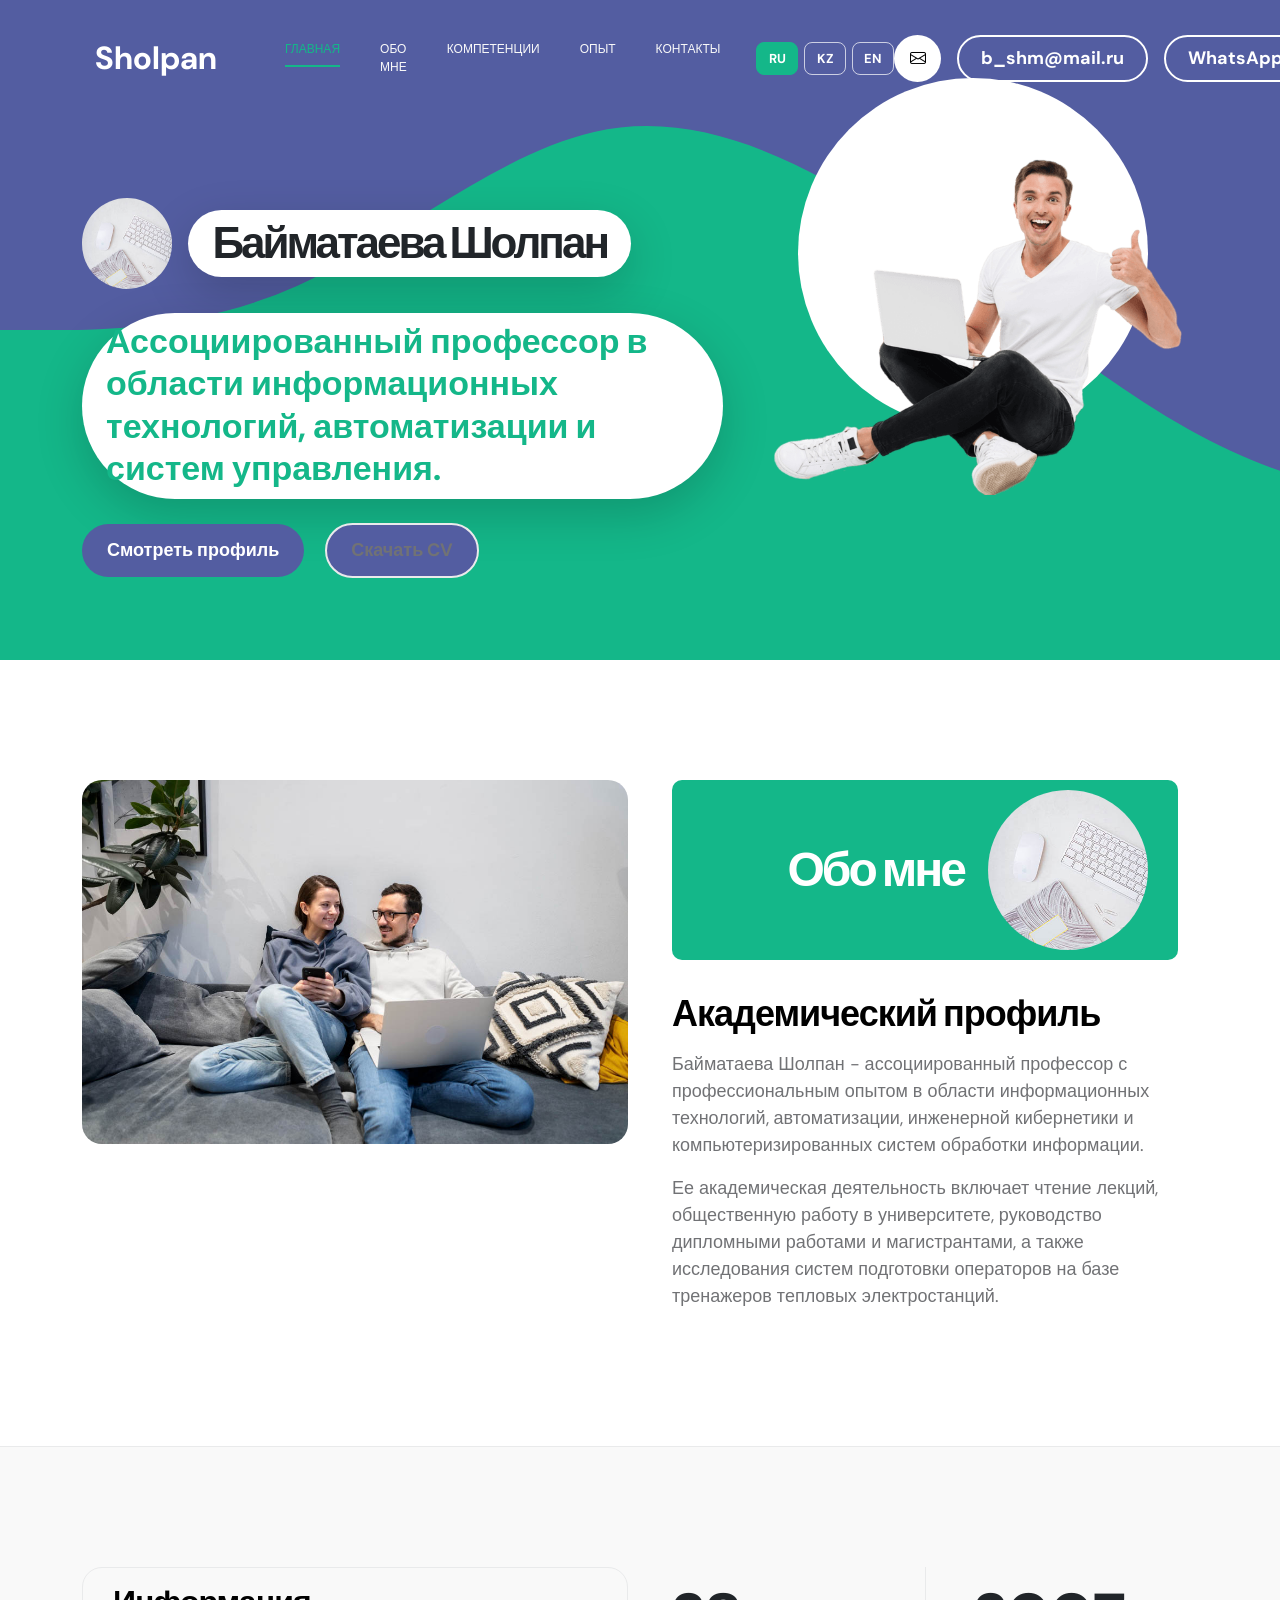
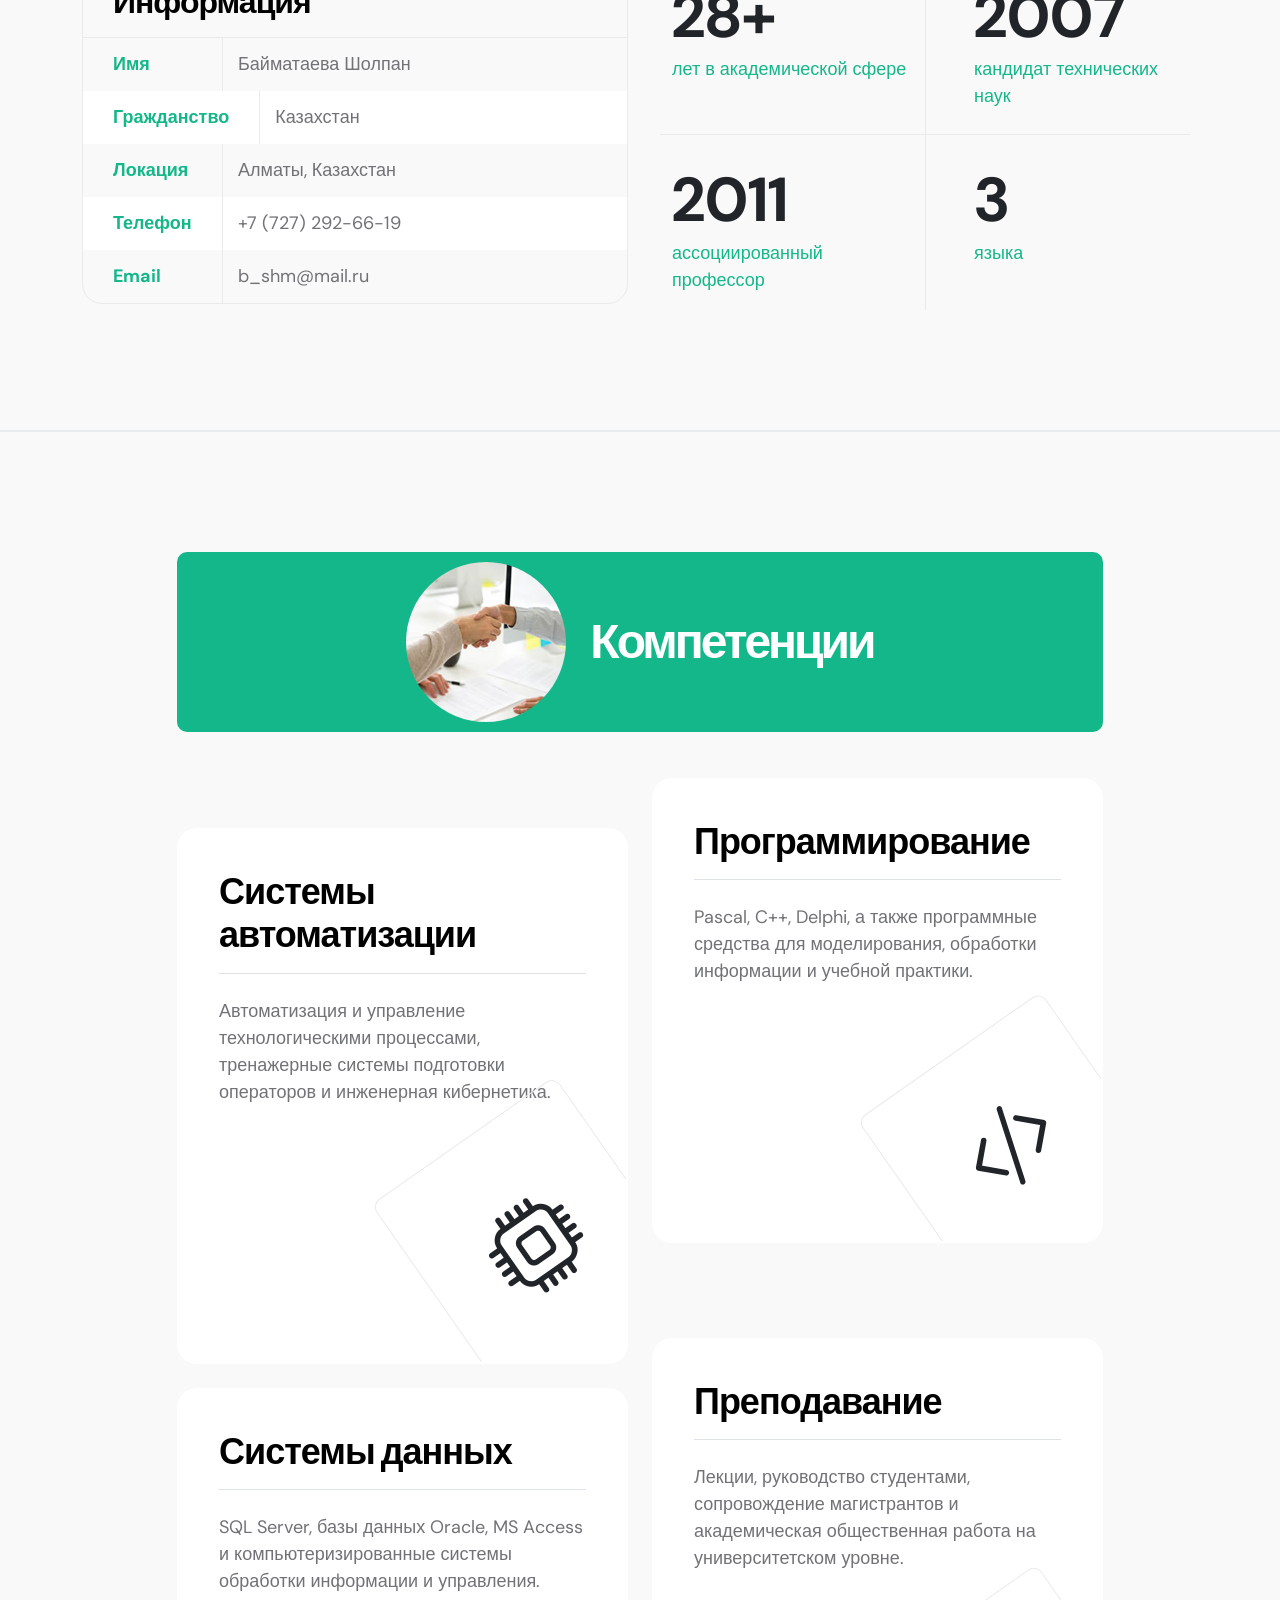
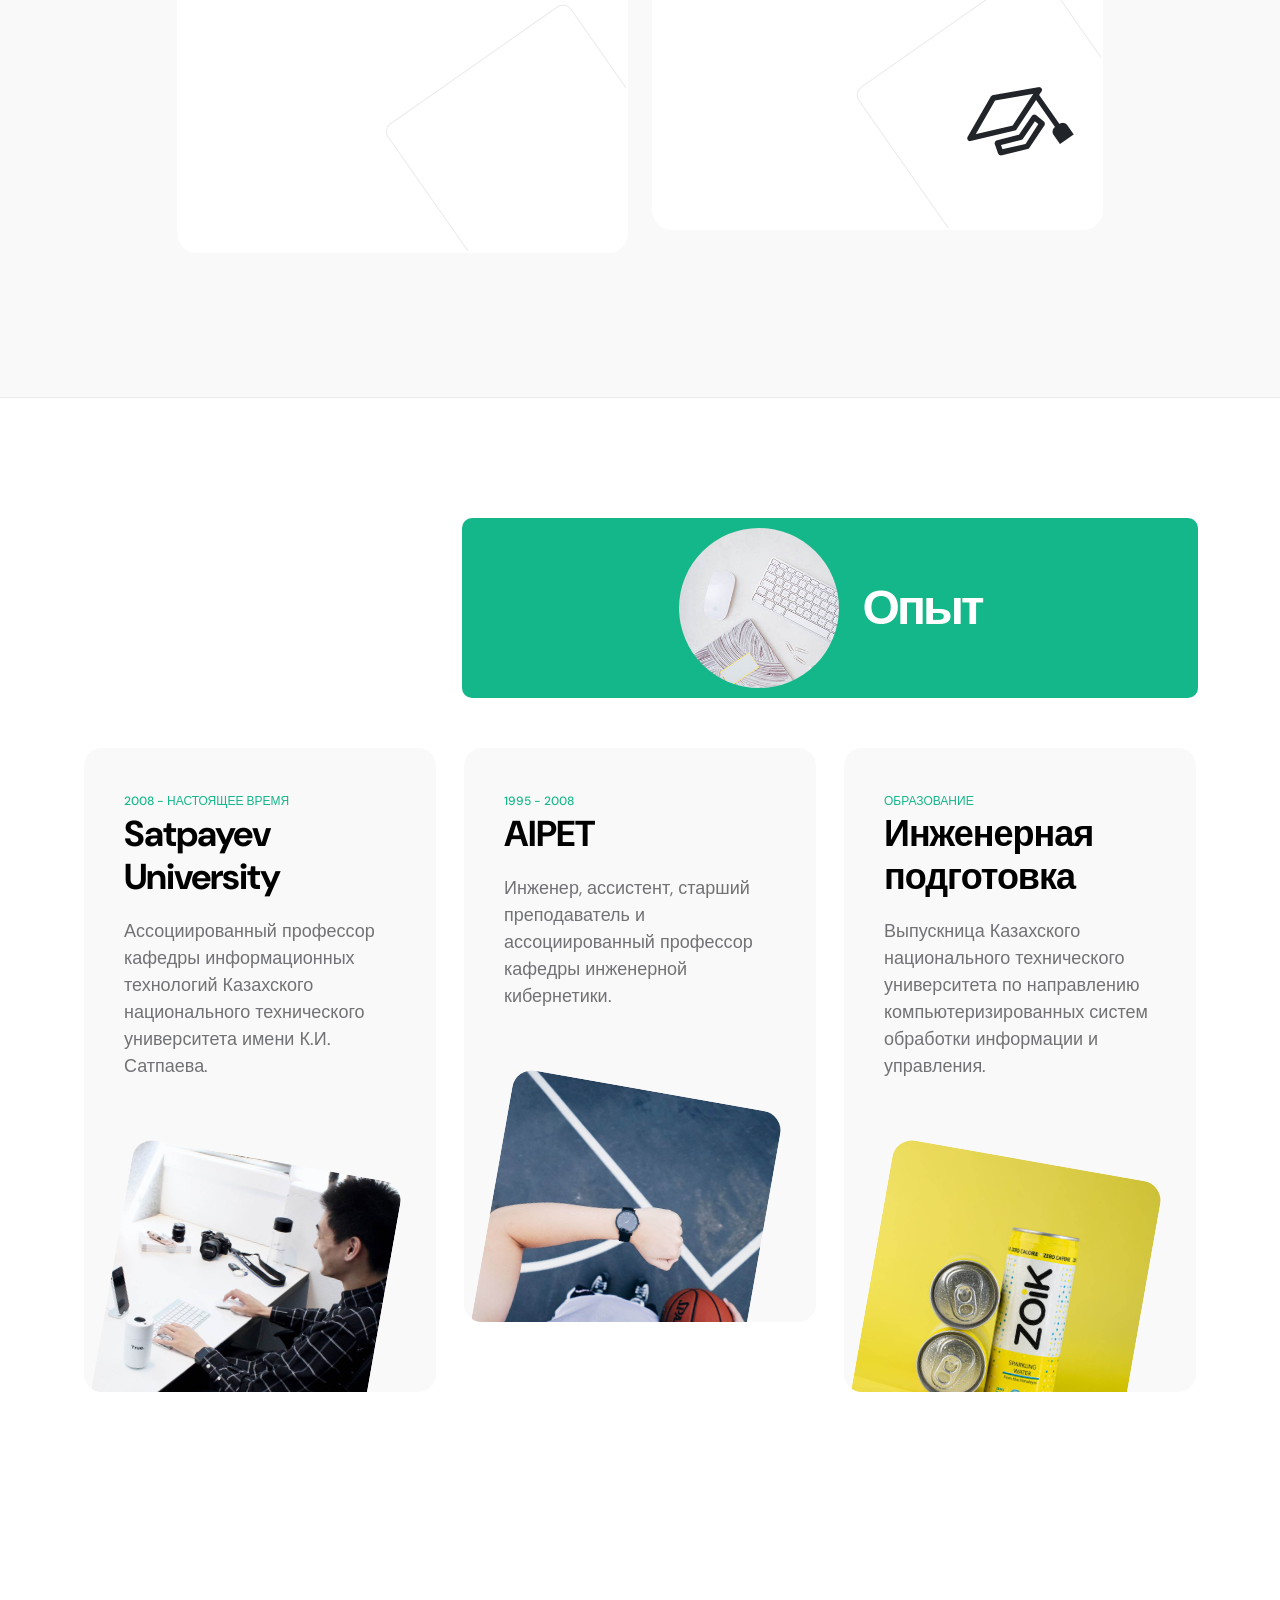
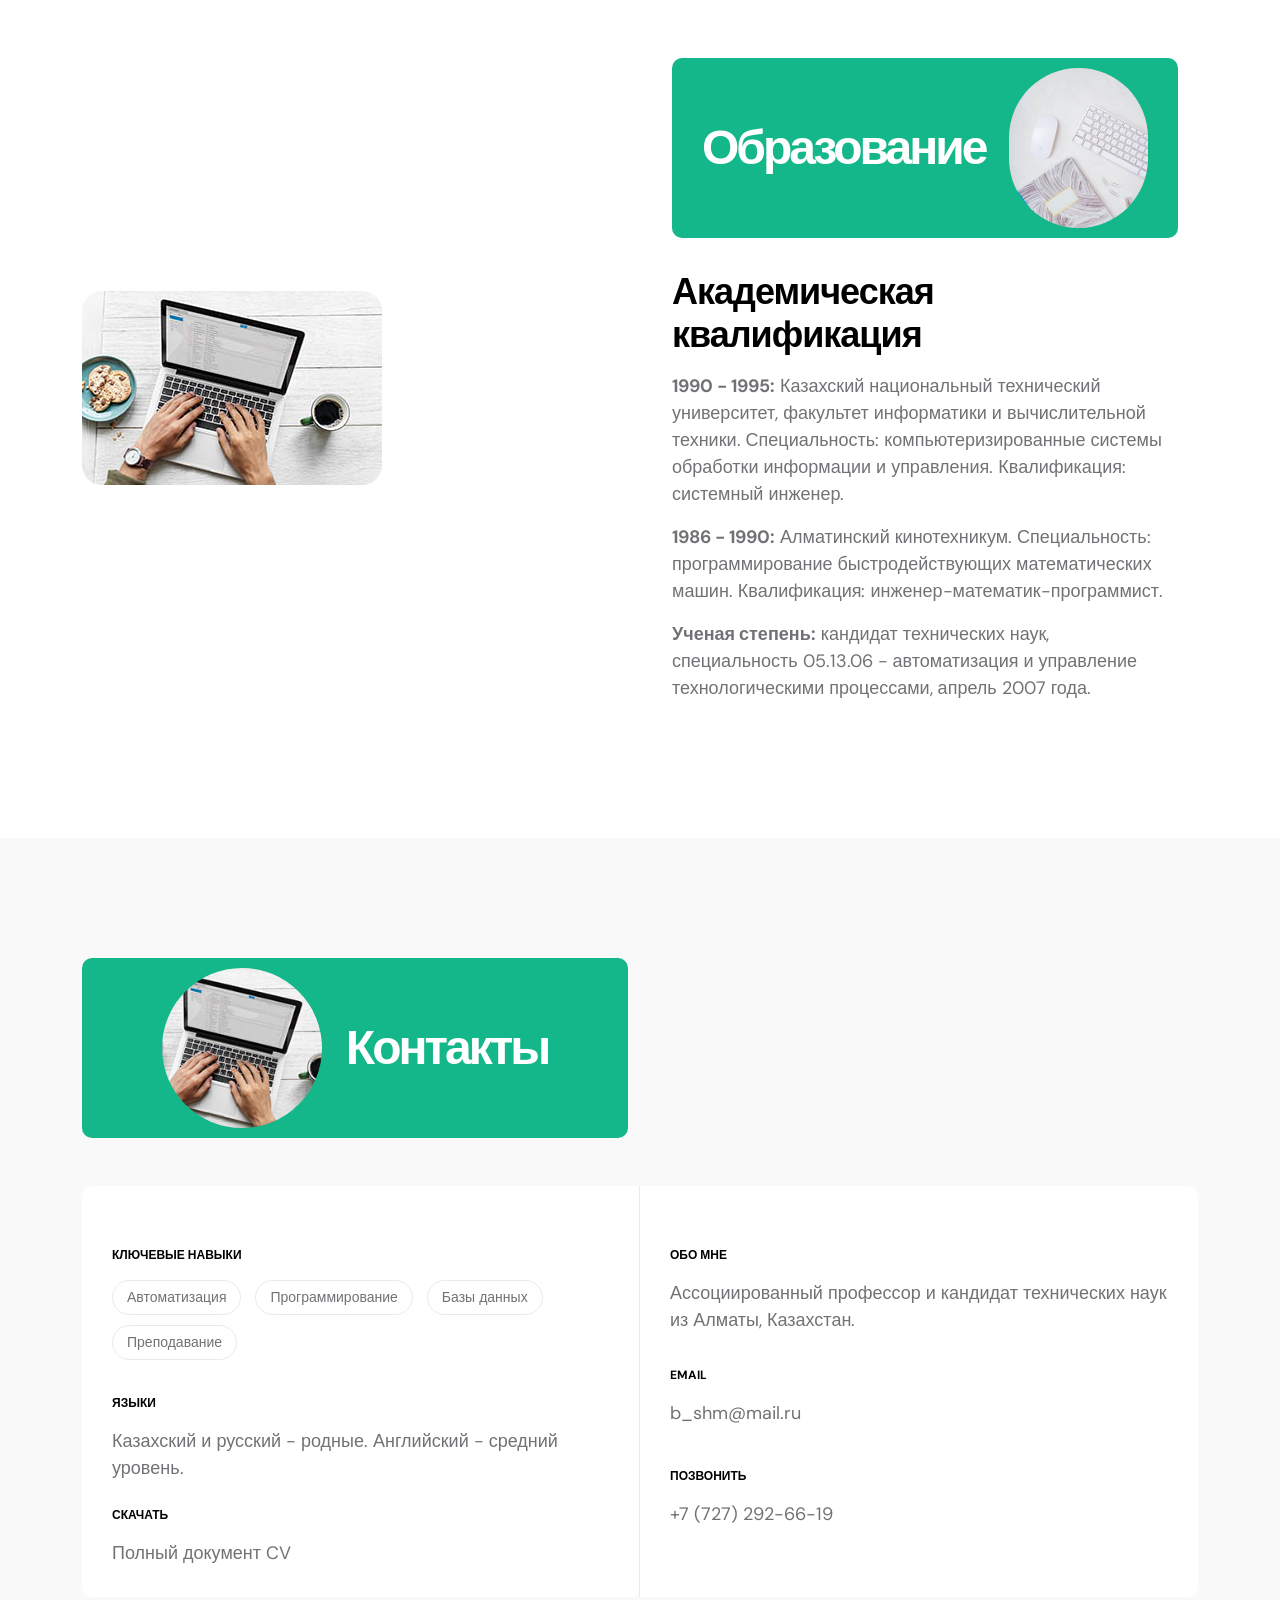
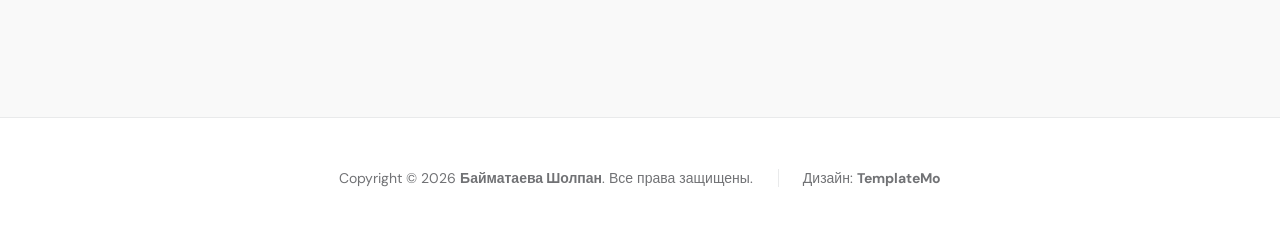
<file: index.html>
<!doctype html>
<html lang="en">
    <head>
        <meta charset="utf-8">
        <meta name="viewport" content="width=device-width, initial-scale=1">

        <meta name="description" content="Portfolio of Baimatayeva Sholpan, Associate Professor and Candidate of Technical Sciences in information technology, automation and control systems." data-i18n-attr="content:meta.description">
        <meta name="author" content="Baimatayeva Sholpan">

        <title>Baimatayeva Sholpan | Academic Portfolio</title>

        <link rel="preconnect" href="https://fonts.googleapis.com">
        <link rel="preconnect" href="https://fonts.gstatic.com" crossorigin>
        <link href="https://fonts.googleapis.com/css2?family=DM+Sans:wght@400;500;700&display=swap" rel="stylesheet">

        <link href="css/bootstrap.min.css" rel="stylesheet">
        <link href="css/bootstrap-icons.css" rel="stylesheet">
        <link href="css/magnific-popup.css" rel="stylesheet">
        <link href="css/templatemo-first-portfolio-style.css" rel="stylesheet">
    </head>

    <body>

        <section class="preloader">
            <div class="spinner">
                <span class="spinner-rotate"></span>
            </div>
        </section>

        <nav class="navbar navbar-expand-lg">
            <div class="container">

                <button class="navbar-toggler" type="button" data-bs-toggle="collapse" data-bs-target="#navbarNav" aria-controls="navbarNav" aria-expanded="false" aria-label="Toggle navigation">
                    <span class="navbar-toggler-icon"></span>
                </button>

                <a href="index.html" class="navbar-brand mx-auto mx-lg-0">Sholpan</a>

                <div class="d-flex align-items-center d-lg-none">
                    <i class="navbar-icon bi-envelope me-3"></i>
                    <a class="custom-btn btn" href="mailto:b_shm@mail.ru">
                        Email
                    </a>
                    <a class="custom-btn btn ms-2" href="https://wa.me/77077774284" target="_blank" rel="noopener" data-i18n="contact.whatsapp">
                        WhatsApp
                    </a>
                </div>

                <div class="collapse navbar-collapse" id="navbarNav">
                    <ul class="navbar-nav ms-lg-5">
                        <li class="nav-item">
                            <a class="nav-link click-scroll" href="#section_1" data-i18n="nav.home">Home</a>
                        </li>

                        <li class="nav-item">
                            <a class="nav-link click-scroll" href="#section_2" data-i18n="nav.about">About</a>
                        </li>

                        <li class="nav-item">
                            <a class="nav-link click-scroll" href="#section_3" data-i18n="nav.expertise">Expertise</a>
                        </li>

                        <li class="nav-item">
                            <a class="nav-link click-scroll" href="#section_4" data-i18n="nav.experience">Experience</a>
                        </li>

                        <li class="nav-item">
                            <a class="nav-link click-scroll" href="#section_5" data-i18n="nav.contact">Contact</a>
                        </li>
                    </ul>

                    <div class="language-switcher ms-lg-3 my-3 my-lg-0" role="group" aria-label="Language switcher">
                        <button class="language-btn" type="button" data-lang="ru">RU</button>
                        <button class="language-btn" type="button" data-lang="kk">KZ</button>
                        <button class="language-btn" type="button" data-lang="en">EN</button>
                    </div>

                    <div class="d-lg-flex align-items-center d-none ms-auto">
                        <i class="navbar-icon bi-envelope me-3"></i>
                        <a class="custom-btn btn" href="mailto:b_shm@mail.ru">
                            b_shm@mail.ru
                        </a>
                        <a class="custom-btn btn ms-3" href="https://wa.me/77077774284" target="_blank" rel="noopener" data-i18n="contact.whatsapp">
                            Написать на ватсап
                        </a>
                    </div>
                </div>

            </div>
        </nav>

        <main>

            <section class="hero d-flex justify-content-center align-items-center" id="section_1">
                <div class="container">
                    <div class="row">

                        <div class="col-lg-7 col-12">
                            <div class="hero-text">
                                <div class="hero-title-wrap d-flex align-items-center mb-4">
                                    <img src="images/white-desk-work-study-aesthetics.jpg" class="avatar-image avatar-image-large img-fluid" alt="Academic workspace">

                                    <h1 class="hero-title ms-3 mb-0" data-i18n="person.name">Baimatayeva Sholpan</h1>
                                </div>

                                <h2 class="mb-4" data-i18n="hero.subtitle">Associate Professor in Information Technology, Automation and Control Systems.</h2>
                                <p class="mb-4">
                                    <a class="custom-btn btn custom-link me-3" href="#section_2" data-i18n="hero.viewProfile">View profile</a>
                                    <a class="custom-btn custom-border-btn btn custom-link" href="CV.doc" data-i18n="hero.downloadCv">Download CV</a>
                                </p>
                            </div>
                        </div>

                        <div class="col-lg-5 col-12 position-relative">
                            <div class="hero-image-wrap"></div>
                            <img src="images/portrait-happy-excited-man-holding-laptop-computer.png" class="hero-image img-fluid" alt="Academic portfolio illustration">
                        </div>

                    </div>
                </div>

                <svg xmlns="http://www.w3.org/2000/svg" viewBox="0 0 1440 320"><path fill="#535da1" fill-opacity="1" d="M0,160L24,160C48,160,96,160,144,138.7C192,117,240,75,288,64C336,53,384,75,432,106.7C480,139,528,181,576,208C624,235,672,245,720,240C768,235,816,213,864,186.7C912,160,960,128,1008,133.3C1056,139,1104,181,1152,202.7C1200,224,1248,224,1296,197.3C1344,171,1392,117,1416,90.7L1440,64L1440,0L1416,0C1392,0,1344,0,1296,0C1248,0,1200,0,1152,0C1104,0,1056,0,1008,0C960,0,912,0,864,0C816,0,768,0,720,0C672,0,624,0,576,0C528,0,480,0,432,0C384,0,336,0,288,0C240,0,192,0,144,0C96,0,48,0,24,0L0,0Z"></path></svg>
            </section>

            <section class="about section-padding" id="section_2">
                <div class="container">
                    <div class="row">

                        <div class="col-lg-6 col-12">
                            <img src="images/couple-working-from-home-together-sofa.jpg" class="about-image img-fluid" alt="Collaborative academic work">
                        </div>

                        <div class="col-lg-6 col-12 mt-5 mt-lg-0">
                            <div class="about-thumb">

                                <div class="section-title-wrap d-flex justify-content-end align-items-center mb-4">
                                    <h2 class="text-white me-4 mb-0" data-i18n="about.title">About</h2>

                                    <img src="images/white-desk-work-study-aesthetics.jpg" class="avatar-image img-fluid" alt="Academic workspace">
                                </div>

                                <h3 class="pt-2 mb-3" data-i18n="about.heading">Academic profile</h3>

                                <p data-i18n="about.text1">Baimatayeva Sholpan is an Associate Professor with a background in information technology, automation, engineering cybernetics and computerized information handling systems.</p>

                                <p data-i18n="about.text2">Her academic work includes lecturing, university public work, supervision of graduation papers and master's degree candidates, and research in operator training systems based on heat power plant simulators.</p>
                            </div>
                        </div>

                    </div>
                </div>
            </section>

            <section class="featured section-padding">
                <div class="container">
                    <div class="row">

                        <div class="col-lg-6 col-12">
                            <div class="profile-thumb">
                                <div class="profile-title">
                                    <h4 class="mb-0" data-i18n="profile.title">Information</h4>
                                </div>

                                <div class="profile-body">
                                    <p>
                                        <span class="profile-small-title" data-i18n="profile.nameLabel">Name</span>
                                        <span data-i18n="person.name">Baimatayeva Sholpan</span>
                                    </p>

                                    <p>
                                        <span class="profile-small-title" data-i18n="profile.citizenshipLabel">Citizenship</span>
                                        <span data-i18n="profile.citizenship">Kazakhstan</span>
                                    </p>

                                    <p>
                                        <span class="profile-small-title" data-i18n="profile.locationLabel">Location</span>
                                        <span data-i18n="profile.location">Almaty, Kazakhstan</span>
                                    </p>

                                    <p>
                                        <span class="profile-small-title" data-i18n="profile.phoneLabel">Phone</span>
                                        <span><a href="tel:+77272926619">+7 (727) 292-66-19</a></span>
                                    </p>

                                    <p>
                                        <span class="profile-small-title" data-i18n="profile.emailLabel">Email</span>
                                        <span><a href="mailto:b_shm@mail.ru">b_shm@mail.ru</a></span>
                                    </p>
                                </div>
                            </div>
                        </div>

                        <div class="col-lg-6 col-12 mt-5 mt-lg-0">
                            <div class="about-thumb">
                                <div class="row">
                                    <div class="col-lg-6 col-6 featured-border-bottom py-2">
                                        <strong class="featured-numbers">28+</strong>

                                        <p class="featured-text" data-i18n="stats.years">Years in Academia</p>
                                    </div>

                                    <div class="col-lg-6 col-6 featured-border-start featured-border-bottom ps-5 py-2">
                                        <strong class="featured-numbers">2007</strong>

                                        <p class="featured-text" data-i18n="stats.degree">Candidate of Technical Sciences</p>
                                    </div>

                                    <div class="col-lg-6 col-6 pt-4">
                                        <strong class="featured-numbers">2011</strong>

                                        <p class="featured-text" data-i18n="stats.associateProfessor">Associate Professor</p>
                                    </div>

                                    <div class="col-lg-6 col-6 featured-border-start ps-5 pt-4">
                                        <strong class="featured-numbers">3</strong>

                                        <p class="featured-text" data-i18n="stats.languages">Languages</p>
                                    </div>
                                </div>
                            </div>
                        </div>

                    </div>
                </div>
            </section>

            <section class="services section-padding" id="section_3">
                <div class="container">
                    <div class="row">

                        <div class="col-lg-10 col-12 mx-auto">
                            <div class="section-title-wrap d-flex justify-content-center align-items-center mb-5">
                                <img src="images/handshake-man-woman-after-signing-business-contract-closeup.jpg" class="avatar-image img-fluid" alt="Expertise">

                                <h2 class="text-white ms-4 mb-0" data-i18n="expertise.title">Expertise</h2>
                            </div>

                            <div class="row pt-lg-5">
                                <div class="col-lg-6 col-12">
                                    <div class="services-thumb">
                                        <div class="d-flex flex-wrap align-items-center border-bottom mb-4 pb-3">
                                            <h3 class="mb-0" data-i18n="expertise.automationTitle">Automation Systems</h3>
                                        </div>

                                        <p data-i18n="expertise.automationText">Automation and technological process control, simulator-based training systems and engineering cybernetics.</p>

                                        <div class="services-icon-wrap d-flex justify-content-center align-items-center">
                                            <i class="services-icon bi-cpu"></i>
                                        </div>
                                    </div>
                                </div>

                                <div class="col-lg-6 col-12">
                                    <div class="services-thumb services-thumb-up">
                                        <div class="d-flex flex-wrap align-items-center border-bottom mb-4 pb-3">
                                            <h3 class="mb-0" data-i18n="expertise.programmingTitle">Programming</h3>
                                        </div>

                                        <p data-i18n="expertise.programmingText">Pascal, C++, Delphi and software tools for modeling, information handling and educational practice.</p>

                                        <div class="services-icon-wrap d-flex justify-content-center align-items-center">
                                            <i class="services-icon bi-code-slash"></i>
                                        </div>
                                    </div>
                                </div>

                                <div class="col-lg-6 col-12">
                                    <div class="services-thumb">
                                        <div class="d-flex flex-wrap align-items-center border-bottom mb-4 pb-3">
                                            <h3 class="mb-0" data-i18n="expertise.dataTitle">Data Systems</h3>
                                        </div>

                                        <p data-i18n="expertise.dataText">SQL Server, Oracle databases, MS Access and computerized systems for information handling and management.</p>

                                        <div class="services-icon-wrap d-flex justify-content-center align-items-center">
                                            <i class="services-icon bi-database"></i>
                                        </div>
                                    </div>
                                </div>

                                <div class="col-lg-6 col-12">
                                    <div class="services-thumb services-thumb-up">
                                        <div class="d-flex flex-wrap align-items-center border-bottom mb-4 pb-3">
                                            <h3 class="mb-0" data-i18n="expertise.teachingTitle">Teaching</h3>
                                        </div>

                                        <p data-i18n="expertise.teachingText">Lectures, student supervision, master's degree candidate guidance and academic public work at university level.</p>

                                        <div class="services-icon-wrap d-flex justify-content-center align-items-center">
                                            <i class="services-icon bi-mortarboard"></i>
                                        </div>
                                    </div>
                                </div>
                            </div>
                        </div>
                    </div>
                </div>
            </section>

            <section class="projects section-padding" id="section_4">
                <div class="container">
                    <div class="row">

                        <div class="col-lg-8 col-md-8 col-12 ms-auto">
                            <div class="section-title-wrap d-flex justify-content-center align-items-center mb-4">
                                <img src="images/white-desk-work-study-aesthetics.jpg" class="avatar-image img-fluid" alt="Experience">

                                <h2 class="text-white ms-4 mb-0" data-i18n="experience.title">Experience</h2>
                            </div>
                        </div>

                        <div class="clearfix"></div>

                        <div class="col-lg-4 col-md-6 col-12">
                            <div class="projects-thumb">
                                <div class="projects-info">
                                    <small class="projects-tag" data-i18n="experience.satpayevPeriod">2008 - Present</small>

                                    <h3 class="projects-title">Satpayev University</h3>
                                    <p data-i18n="experience.satpayevText">Associate Professor, Information Technology Department, Kazakh National Technical University named after K.I. Satpayev.</p>
                                </div>

                                <a href="images/projects/true-agency-9Bjog5FZ-oc-unsplash.jpg" class="popup-image">
                                    <img src="images/projects/true-agency-9Bjog5FZ-oc-unsplash.jpg" class="projects-image img-fluid" alt="University work">
                                </a>
                            </div>
                        </div>

                        <div class="col-lg-4 col-md-6 col-12">
                            <div class="projects-thumb">
                                <div class="projects-info">
                                    <small class="projects-tag">1995 - 2008</small>

                                    <h3 class="projects-title">AIPET</h3>
                                    <p data-i18n="experience.aipetText">Engineer, Assistant, Senior Lecturer and Associate Professor in the Engineering Cybernetics Department.</p>
                                </div>

                                <a href="images/projects/the-5th-IQYR7N67dhM-unsplash.jpg" class="popup-image">
                                    <img src="images/projects/the-5th-IQYR7N67dhM-unsplash.jpg" class="projects-image img-fluid" alt="Engineering cybernetics">
                                </a>
                            </div>
                        </div>

                        <div class="col-lg-4 col-md-6 col-12">
                            <div class="projects-thumb">
                                <div class="projects-info">
                                    <small class="projects-tag" data-i18n="experience.educationTag">Education</small>

                                    <h3 class="projects-title" data-i18n="experience.engineeringTitle">Engineering Background</h3>
                                    <p data-i18n="experience.engineeringText">Kazakh National Technical University graduate in computerized systems of information handling and management.</p>
                                </div>

                                <a href="images/projects/nikhil-KO4io-eCAXA-unsplash.jpg" class="popup-image">
                                    <img src="images/projects/nikhil-KO4io-eCAXA-unsplash.jpg" class="projects-image img-fluid" alt="Engineering education">
                                </a>
                            </div>
                        </div>

                    </div>
                </div>
            </section>

            <section class="about section-padding">
                <div class="container">
                    <div class="row align-items-center">
                        <div class="col-lg-6 col-12">
                            <img src="images/aerial-view-man-using-computer-laptop-wooden-table.jpg" class="about-image img-fluid" alt="Education and qualifications">
                        </div>

                        <div class="col-lg-6 col-12 mt-5 mt-lg-0">
                            <div class="about-thumb">
                                <div class="section-title-wrap d-flex justify-content-end align-items-center mb-4">
                                    <h2 class="text-white me-4 mb-0" data-i18n="education.title">Education</h2>
                                    <img src="images/white-desk-work-study-aesthetics.jpg" class="avatar-image img-fluid" alt="Education">
                                </div>

                                <h3 class="pt-2 mb-3" data-i18n="education.heading">Academic qualifications</h3>

                                <p data-i18n="education.text1"><strong>1990 - 1995:</strong> Kazakh National Technical University, Faculty of Information and Computer Science. Specialty: Computerized Systems of Information Handling and Management. Qualification: System Engineer.</p>

                                <p data-i18n="education.text2"><strong>1986 - 1990:</strong> Almaty Film School. Specialty: High-speed Mathematical Machine Programming. Qualification: Engineer-Mathematician-Programming Engineer.</p>

                                <p data-i18n="education.text3"><strong>Academic degree:</strong> Candidate of Technical Sciences, specialty 05.13.06 - Automation and Technological Process Control, April 2007.</p>
                            </div>
                        </div>
                    </div>
                </div>
            </section>

            <section class="contact section-padding" id="section_5">
                <div class="container">
                    <div class="row">

                        <div class="col-lg-6 col-md-8 col-12">
                            <div class="section-title-wrap d-flex justify-content-center align-items-center mb-5">
                                <img src="images/aerial-view-man-using-computer-laptop-wooden-table.jpg" class="avatar-image img-fluid" alt="Contact">

                                <h2 class="text-white ms-4 mb-0" data-i18n="contact.title">Contact</h2>
                            </div>
                        </div>

                        <div class="clearfix"></div>

                        <div class="col-lg-6 col-md-6 col-12 pe-lg-0">
                            <div class="contact-info contact-info-border-start d-flex flex-column">
                                <strong class="site-footer-title d-block mb-3" data-i18n="contact.skillsTitle">Core Skills</strong>

                                <ul class="footer-menu">
                                    <li class="footer-menu-item"><a href="#section_3" class="footer-menu-link" data-i18n="contact.skillAutomation">Automation</a></li>
                                    <li class="footer-menu-item"><a href="#section_3" class="footer-menu-link" data-i18n="contact.skillProgramming">Programming</a></li>
                                    <li class="footer-menu-item"><a href="#section_3" class="footer-menu-link" data-i18n="contact.skillDatabases">Databases</a></li>
                                    <li class="footer-menu-item"><a href="#section_3" class="footer-menu-link" data-i18n="contact.skillTeaching">Teaching</a></li>
                                </ul>

                                <strong class="site-footer-title d-block mt-4 mb-3" data-i18n="contact.languagesTitle">Languages</strong>

                                <p class="mb-0" data-i18n="contact.languagesText">Kazakh and Russian native. English intermediate.</p>

                                <strong class="site-footer-title d-block mt-4 mb-3" data-i18n="contact.downloadTitle">Download</strong>

                                <p class="mb-0"><a href="CV.doc" data-i18n="contact.fullCv">Full CV document</a></p>
                            </div>
                        </div>

                        <div class="col-lg-6 col-md-6 col-12 ps-lg-0">
                            <div class="contact-info d-flex flex-column">
                                <strong class="site-footer-title d-block mb-3" data-i18n="contact.aboutTitle">About</strong>

                                <p class="mb-2" data-i18n="contact.aboutText">Associate Professor and Candidate of Technical Sciences based in Almaty, Kazakhstan.</p>

                                <strong class="site-footer-title d-block mt-4 mb-3" data-i18n="profile.emailLabel">Email</strong>

                                <p>
                                    <a href="mailto:b_shm@mail.ru">
                                        b_shm@mail.ru
                                    </a>
                                </p>

                                <strong class="site-footer-title d-block mt-4 mb-3" data-i18n="contact.callTitle">Call</strong>

                                <p class="mb-0">
                                    <a href="tel:+77272926619">
                                        +7 (727) 292-66-19
                                    </a>
                                </p>
                            </div>
                        </div>

                    </div>
                </div>
            </section>

        </main>

        <footer class="site-footer">
            <div class="container">
                <div class="row">

                    <div class="col-lg-12 col-12">
                        <div class="copyright-text-wrap">
                            <p class="mb-0">
                                <span class="copyright-text" data-i18n="footer.copyright">Copyright &copy; 2026 <a href="#">Baimatayeva Sholpan</a>. All rights reserved.</span>
                                <span data-i18n="footer.design">Design:</span>
                                <a rel="sponsored" href="https://templatemo.com" target="_blank">TemplateMo</a>
                            </p>
                        </div>
                    </div>

                </div>
            </div>
        </footer>

        <script src="js/jquery.min.js"></script>
        <script src="js/bootstrap.min.js"></script>
        <script src="js/jquery.sticky.js"></script>
        <script src="js/click-scroll.js"></script>
        <script src="js/jquery.magnific-popup.min.js"></script>
        <script src="js/magnific-popup-options.js"></script>
        <script src="js/i18n.js"></script>
        <script src="js/custom.js"></script>

    </body>
</html>
</file>
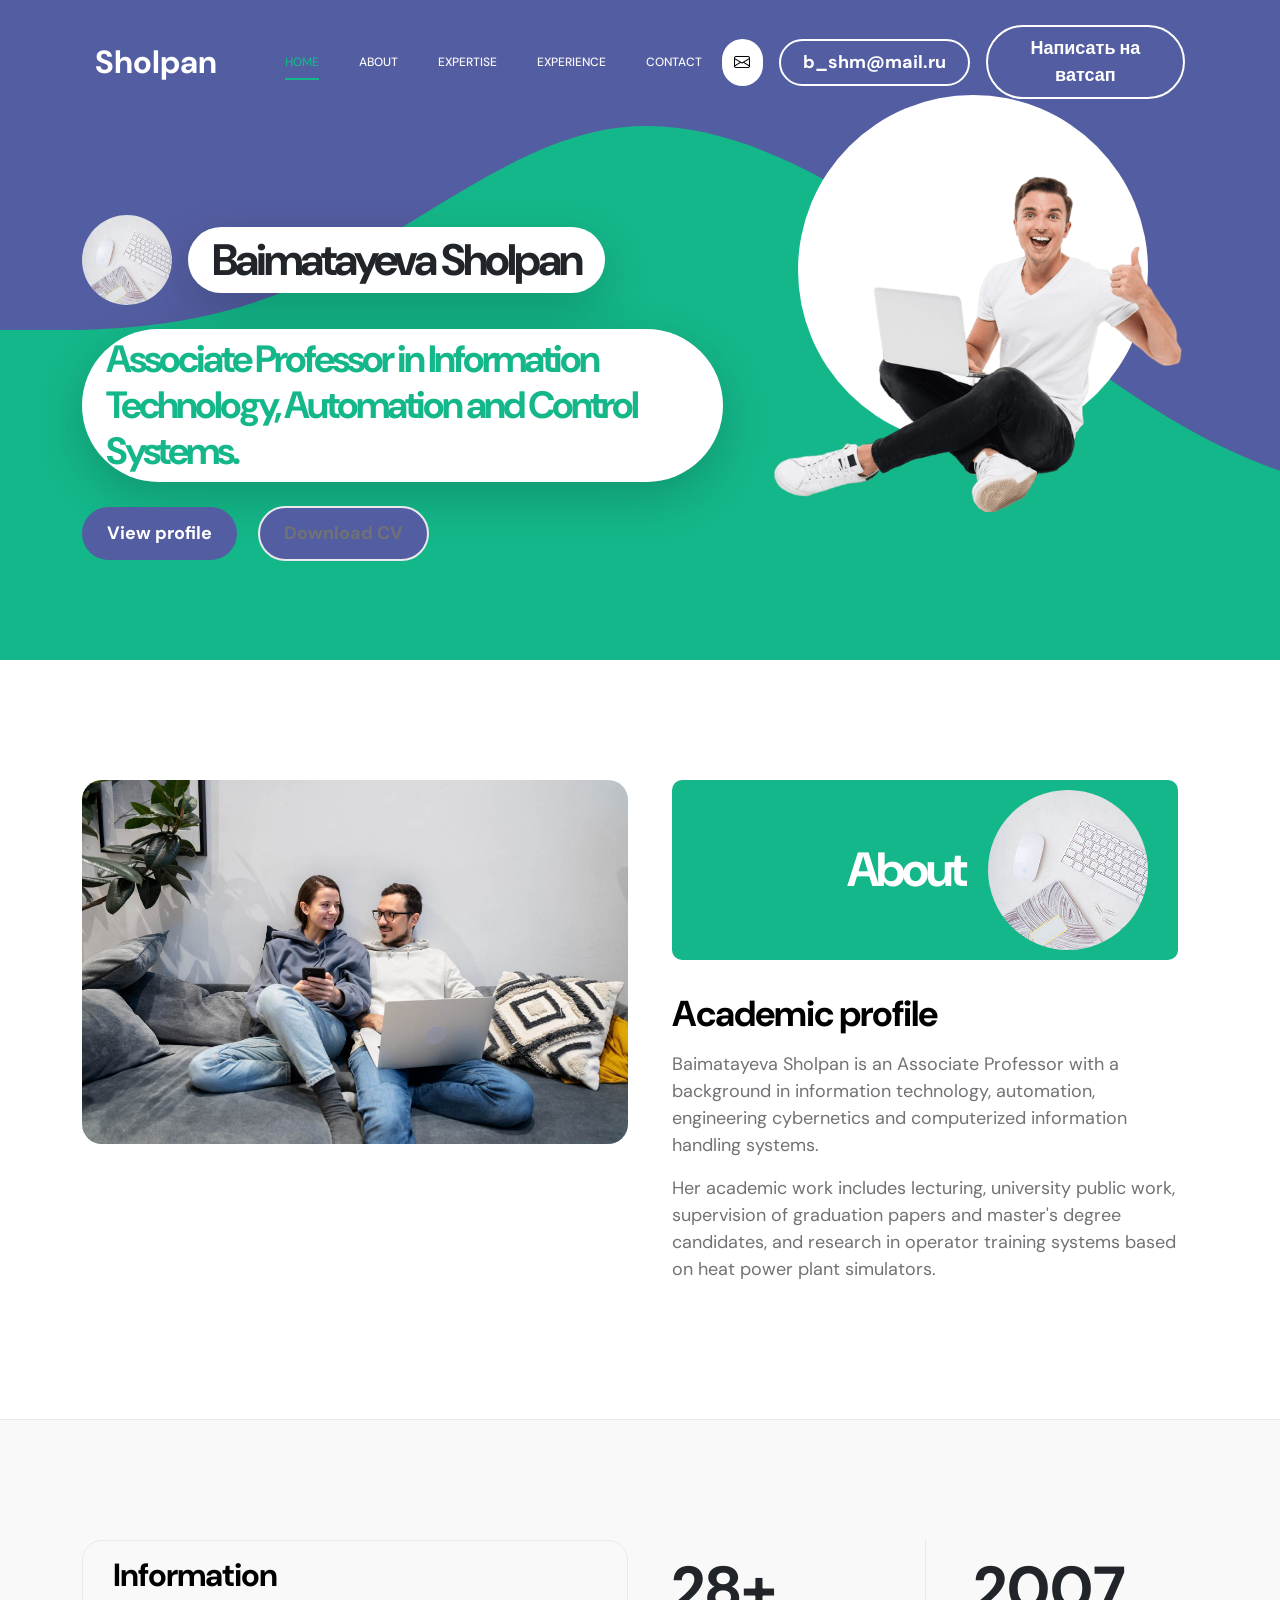
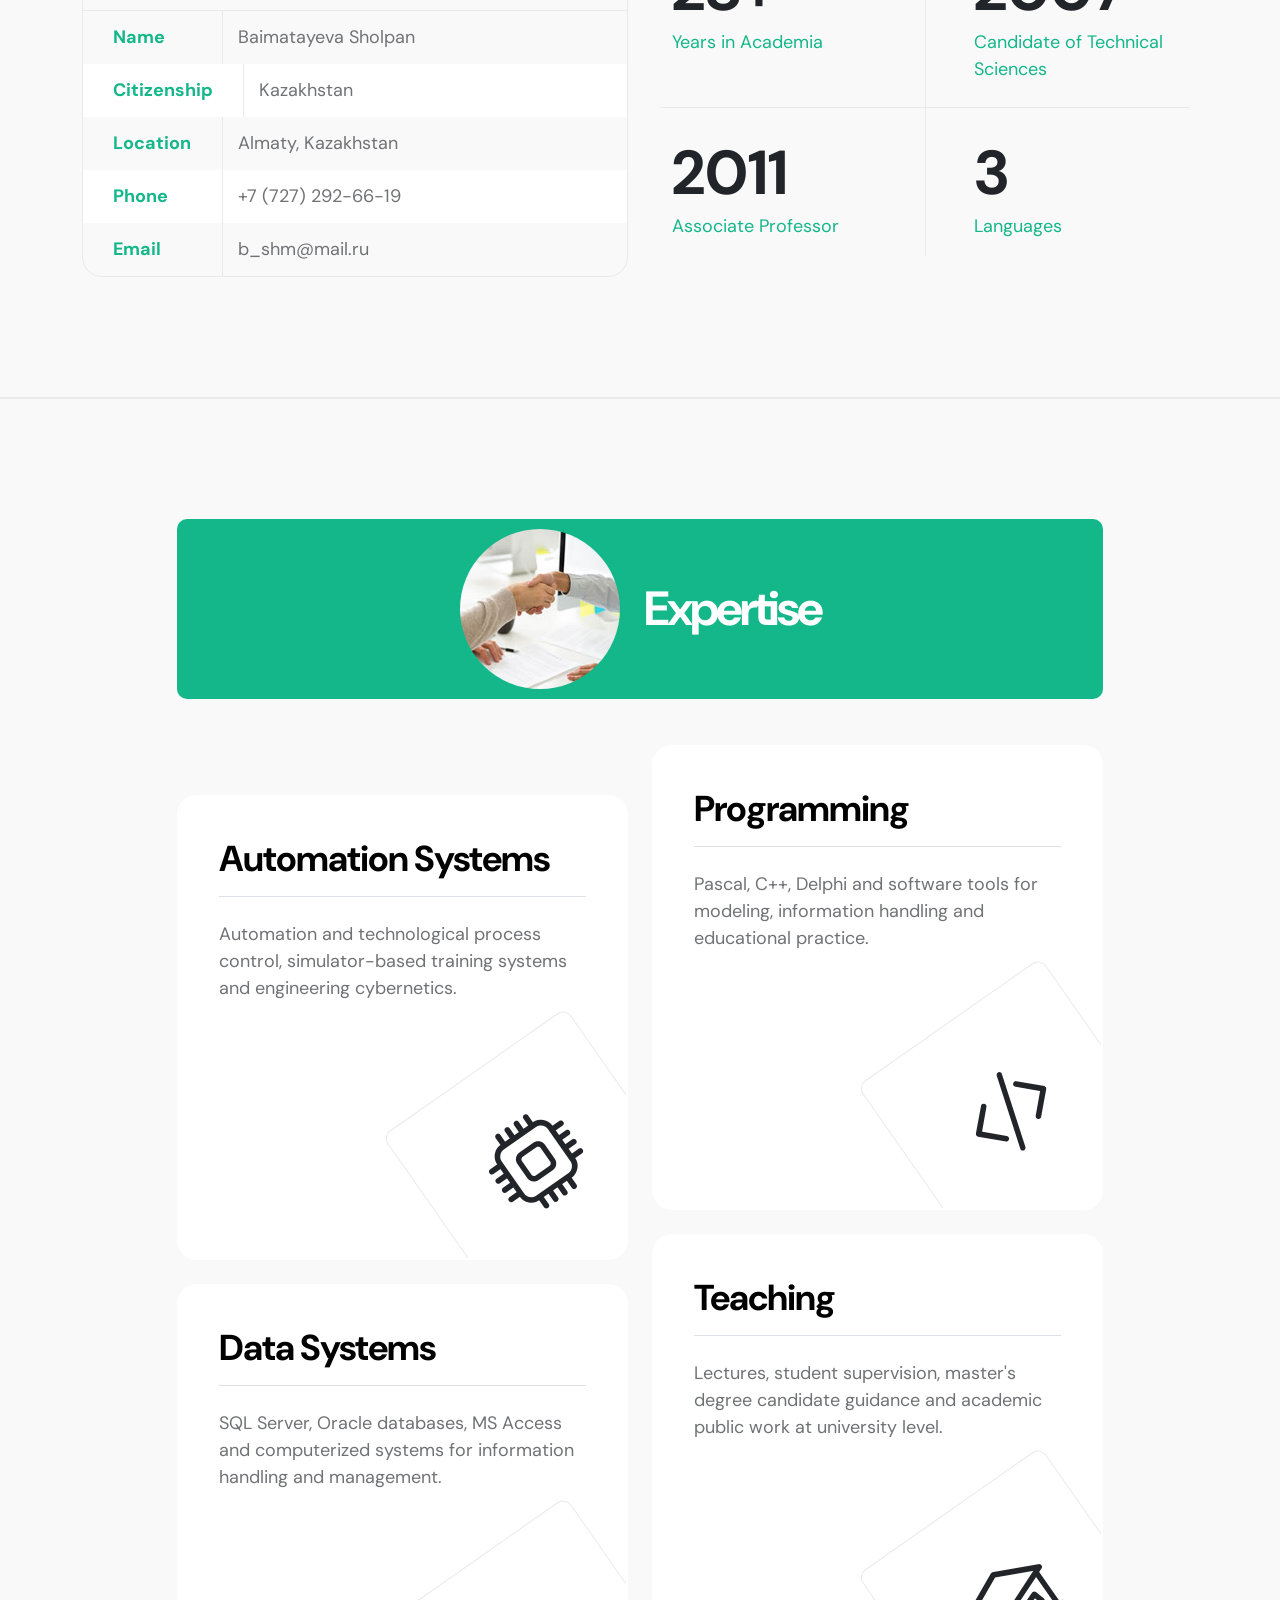
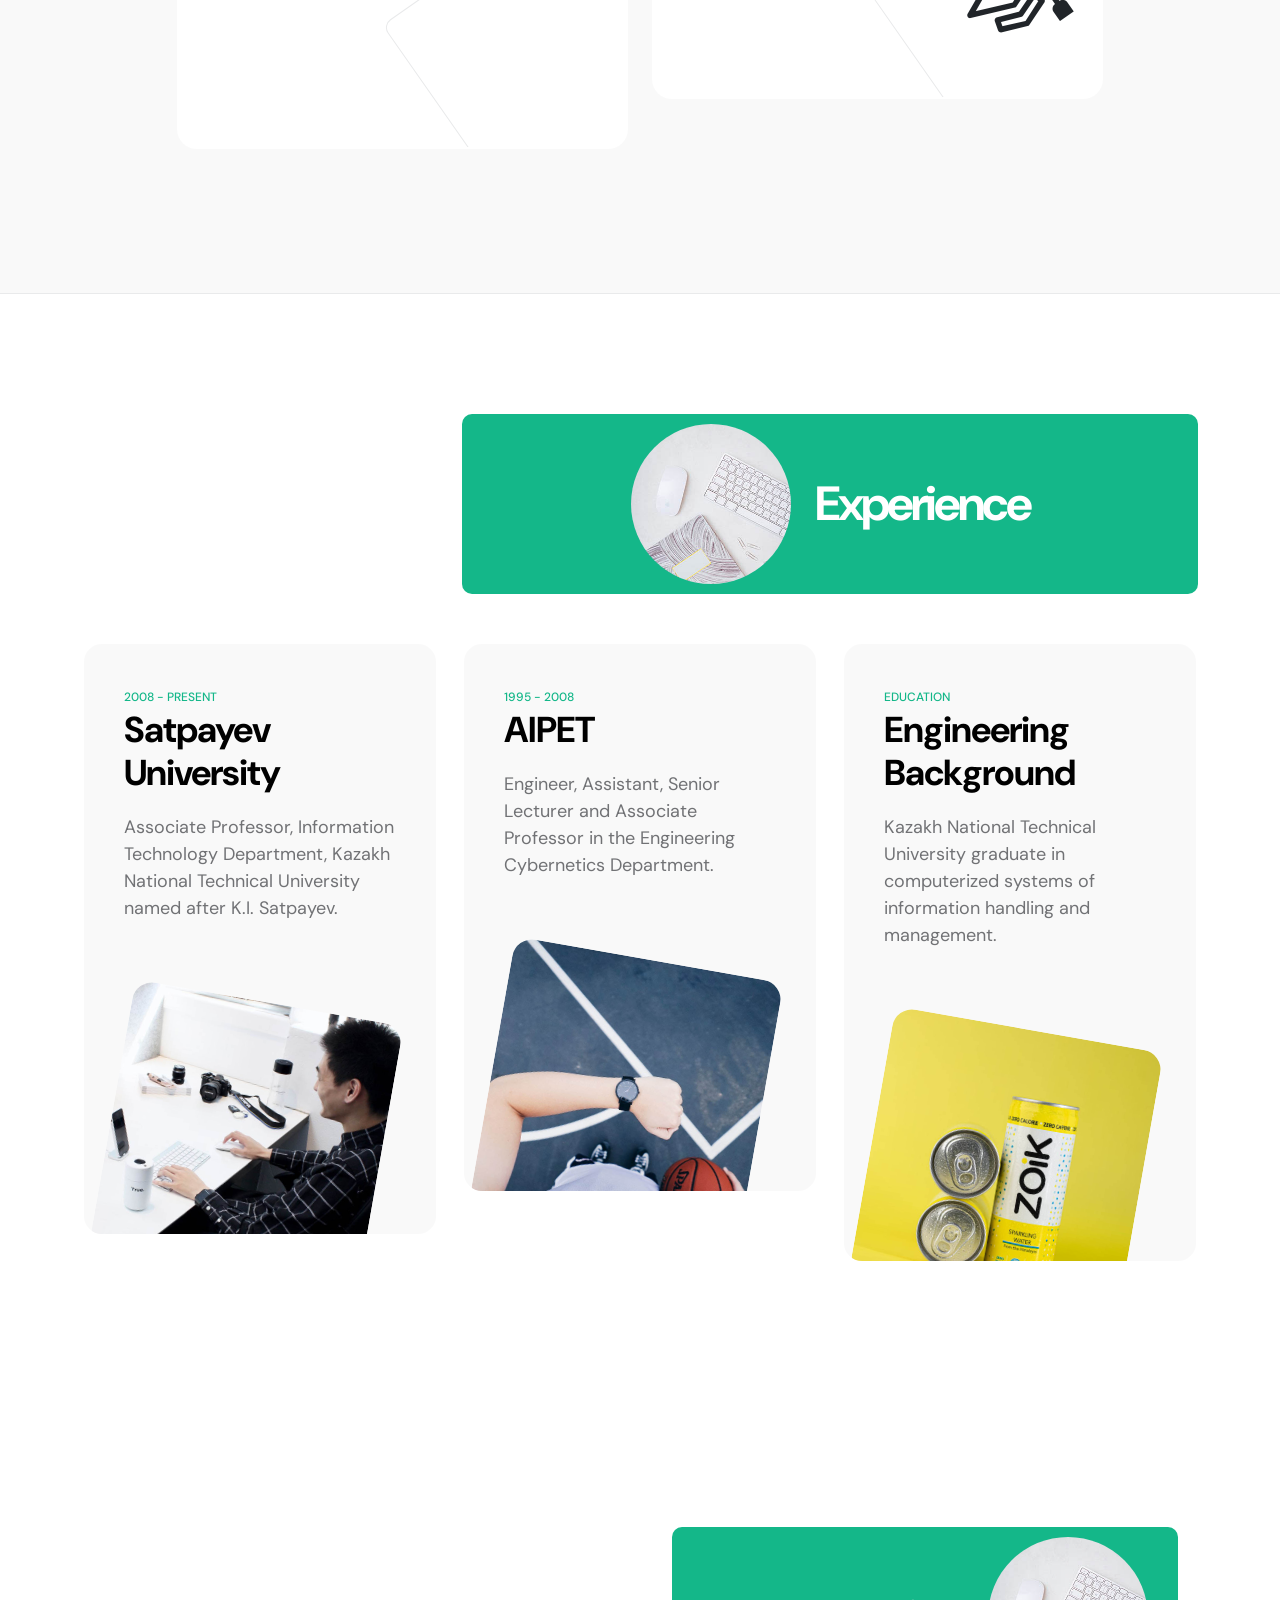
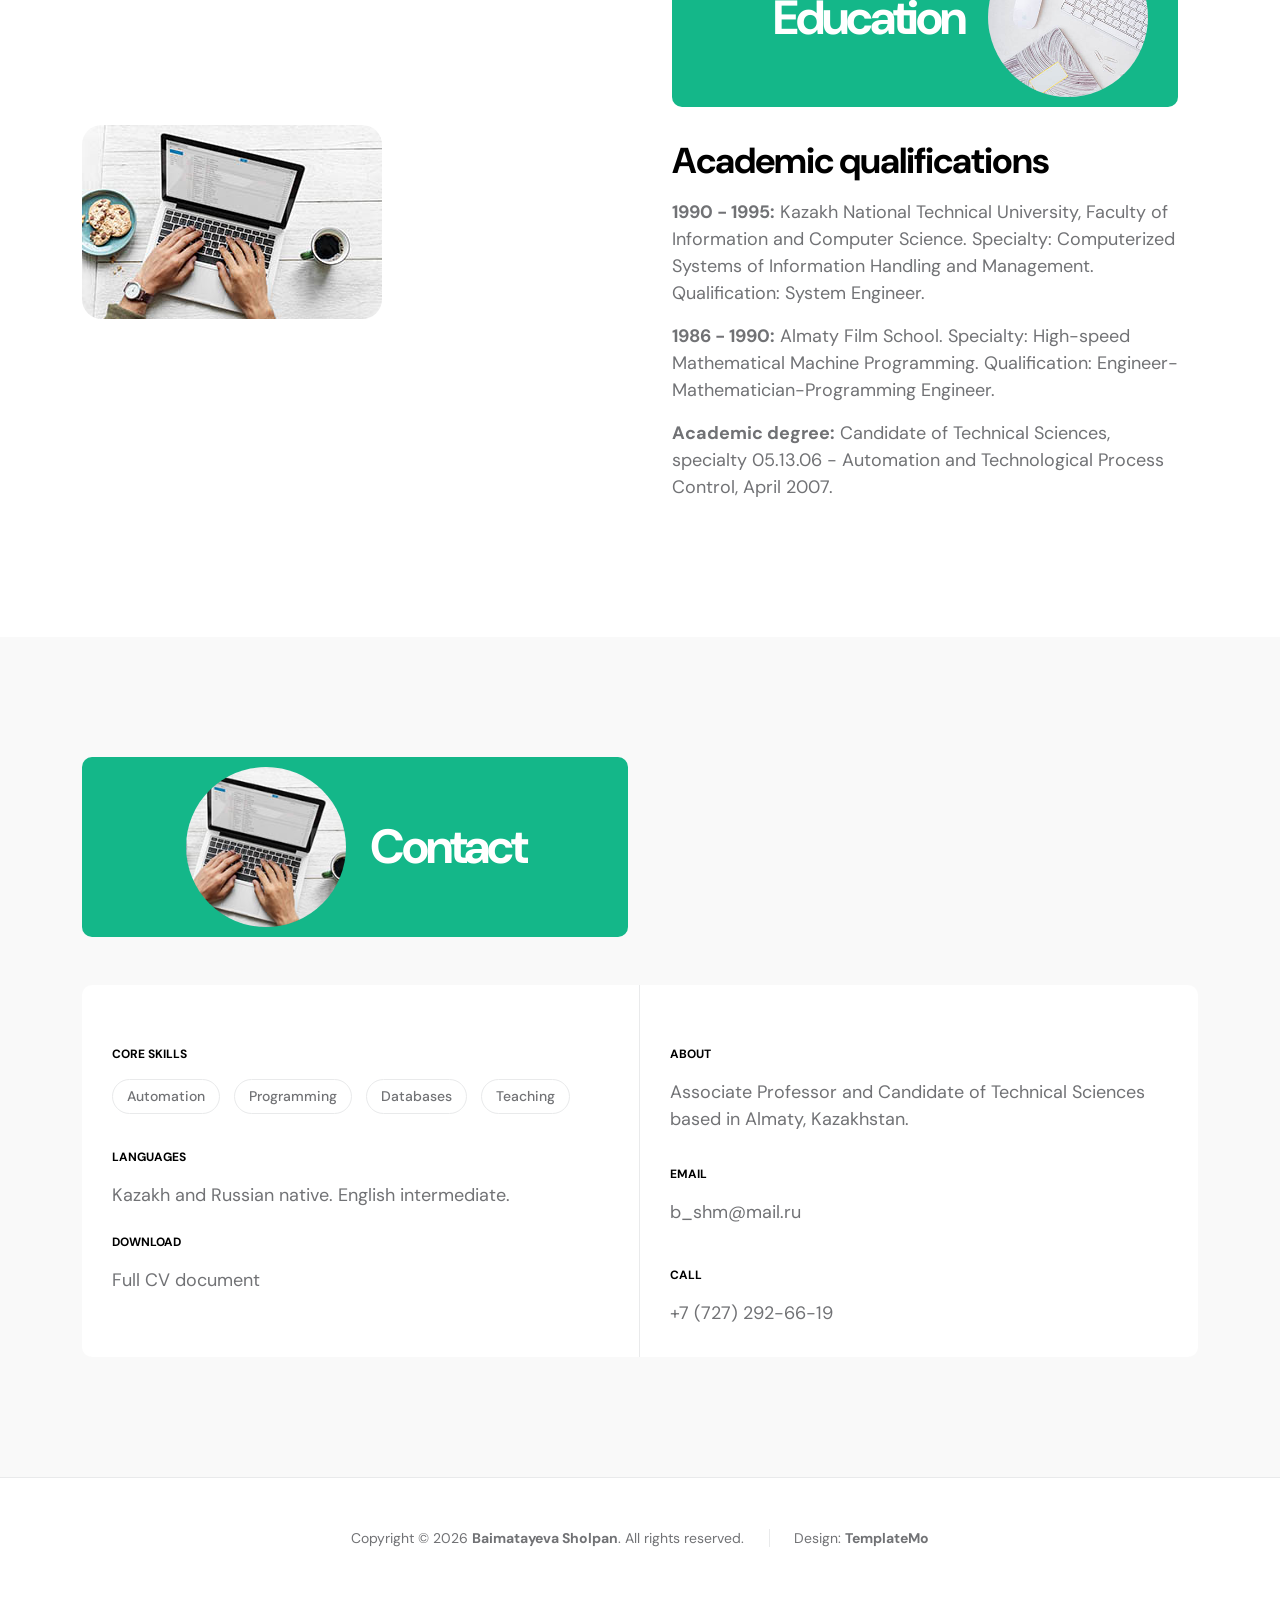
<file: templatemo_578_first_portfolio/index.html>
<!doctype html>
<html lang="en">
    <head>
        <meta charset="utf-8">
        <meta name="viewport" content="width=device-width, initial-scale=1">

        <meta name="description" content="Portfolio of Baimatayeva Sholpan, Associate Professor and Candidate of Technical Sciences in information technology, automation and control systems.">
        <meta name="author" content="Baimatayeva Sholpan">

        <title>Baimatayeva Sholpan | Academic Portfolio</title>

        <link rel="preconnect" href="https://fonts.googleapis.com">
        <link rel="preconnect" href="https://fonts.gstatic.com" crossorigin>
        <link href="https://fonts.googleapis.com/css2?family=DM+Sans:wght@400;500;700&display=swap" rel="stylesheet">

        <link href="css/bootstrap.min.css" rel="stylesheet">
        <link href="css/bootstrap-icons.css" rel="stylesheet">
        <link href="css/magnific-popup.css" rel="stylesheet">
        <link href="css/templatemo-first-portfolio-style.css" rel="stylesheet">
    </head>

    <body>

        <section class="preloader">
            <div class="spinner">
                <span class="spinner-rotate"></span>
            </div>
        </section>

        <nav class="navbar navbar-expand-lg">
            <div class="container">

                <button class="navbar-toggler" type="button" data-bs-toggle="collapse" data-bs-target="#navbarNav" aria-controls="navbarNav" aria-expanded="false" aria-label="Toggle navigation">
                    <span class="navbar-toggler-icon"></span>
                </button>

                <a href="index.html" class="navbar-brand mx-auto mx-lg-0">Sholpan</a>

                <div class="d-flex align-items-center d-lg-none">
                    <i class="navbar-icon bi-envelope me-3"></i>
                    <a class="custom-btn btn" href="mailto:b_shm@mail.ru">
                        Email
                    </a>
                    <a class="custom-btn btn ms-2" href="https://wa.me/77077774284" target="_blank" rel="noopener">
                        WhatsApp
                    </a>
                </div>

                <div class="collapse navbar-collapse" id="navbarNav">
                    <ul class="navbar-nav ms-lg-5">
                        <li class="nav-item">
                            <a class="nav-link click-scroll" href="#section_1">Home</a>
                        </li>

                        <li class="nav-item">
                            <a class="nav-link click-scroll" href="#section_2">About</a>
                        </li>

                        <li class="nav-item">
                            <a class="nav-link click-scroll" href="#section_3">Expertise</a>
                        </li>

                        <li class="nav-item">
                            <a class="nav-link click-scroll" href="#section_4">Experience</a>
                        </li>

                        <li class="nav-item">
                            <a class="nav-link click-scroll" href="#section_5">Contact</a>
                        </li>
                    </ul>

                    <div class="d-lg-flex align-items-center d-none ms-auto">
                        <i class="navbar-icon bi-envelope me-3"></i>
                        <a class="custom-btn btn" href="mailto:b_shm@mail.ru">
                            b_shm@mail.ru
                        </a>
                        <a class="custom-btn btn ms-3" href="https://wa.me/77077774284" target="_blank" rel="noopener">
                            Написать на ватсап
                        </a>
                    </div>
                </div>

            </div>
        </nav>

        <main>

            <section class="hero d-flex justify-content-center align-items-center" id="section_1">
                <div class="container">
                    <div class="row">

                        <div class="col-lg-7 col-12">
                            <div class="hero-text">
                                <div class="hero-title-wrap d-flex align-items-center mb-4">
                                    <img src="images/white-desk-work-study-aesthetics.jpg" class="avatar-image avatar-image-large img-fluid" alt="Academic workspace">

                                    <h1 class="hero-title ms-3 mb-0">Baimatayeva Sholpan</h1>
                                </div>

                                <h2 class="mb-4">Associate Professor in Information Technology, Automation and Control Systems.</h2>
                                <p class="mb-4">
                                    <a class="custom-btn btn custom-link me-3" href="#section_2">View profile</a>
                                    <a class="custom-btn custom-border-btn btn custom-link" href="CV.doc">Download CV</a>
                                </p>
                            </div>
                        </div>

                        <div class="col-lg-5 col-12 position-relative">
                            <div class="hero-image-wrap"></div>
                            <img src="images/portrait-happy-excited-man-holding-laptop-computer.png" class="hero-image img-fluid" alt="Academic portfolio illustration">
                        </div>

                    </div>
                </div>

                <svg xmlns="http://www.w3.org/2000/svg" viewBox="0 0 1440 320"><path fill="#535da1" fill-opacity="1" d="M0,160L24,160C48,160,96,160,144,138.7C192,117,240,75,288,64C336,53,384,75,432,106.7C480,139,528,181,576,208C624,235,672,245,720,240C768,235,816,213,864,186.7C912,160,960,128,1008,133.3C1056,139,1104,181,1152,202.7C1200,224,1248,224,1296,197.3C1344,171,1392,117,1416,90.7L1440,64L1440,0L1416,0C1392,0,1344,0,1296,0C1248,0,1200,0,1152,0C1104,0,1056,0,1008,0C960,0,912,0,864,0C816,0,768,0,720,0C672,0,624,0,576,0C528,0,480,0,432,0C384,0,336,0,288,0C240,0,192,0,144,0C96,0,48,0,24,0L0,0Z"></path></svg>
            </section>

            <section class="about section-padding" id="section_2">
                <div class="container">
                    <div class="row">

                        <div class="col-lg-6 col-12">
                            <img src="images/couple-working-from-home-together-sofa.jpg" class="about-image img-fluid" alt="Collaborative academic work">
                        </div>

                        <div class="col-lg-6 col-12 mt-5 mt-lg-0">
                            <div class="about-thumb">

                                <div class="section-title-wrap d-flex justify-content-end align-items-center mb-4">
                                    <h2 class="text-white me-4 mb-0">About</h2>

                                    <img src="images/white-desk-work-study-aesthetics.jpg" class="avatar-image img-fluid" alt="Academic workspace">
                                </div>

                                <h3 class="pt-2 mb-3">Academic profile</h3>

                                <p>Baimatayeva Sholpan is an Associate Professor with a background in information technology, automation, engineering cybernetics and computerized information handling systems.</p>

                                <p>Her academic work includes lecturing, university public work, supervision of graduation papers and master's degree candidates, and research in operator training systems based on heat power plant simulators.</p>
                            </div>
                        </div>

                    </div>
                </div>
            </section>

            <section class="featured section-padding">
                <div class="container">
                    <div class="row">

                        <div class="col-lg-6 col-12">
                            <div class="profile-thumb">
                                <div class="profile-title">
                                    <h4 class="mb-0">Information</h4>
                                </div>

                                <div class="profile-body">
                                    <p>
                                        <span class="profile-small-title">Name</span>
                                        <span>Baimatayeva Sholpan</span>
                                    </p>

                                    <p>
                                        <span class="profile-small-title">Citizenship</span>
                                        <span>Kazakhstan</span>
                                    </p>

                                    <p>
                                        <span class="profile-small-title">Location</span>
                                        <span>Almaty, Kazakhstan</span>
                                    </p>

                                    <p>
                                        <span class="profile-small-title">Phone</span>
                                        <span><a href="tel:+77272926619">+7 (727) 292-66-19</a></span>
                                    </p>

                                    <p>
                                        <span class="profile-small-title">Email</span>
                                        <span><a href="mailto:b_shm@mail.ru">b_shm@mail.ru</a></span>
                                    </p>
                                </div>
                            </div>
                        </div>

                        <div class="col-lg-6 col-12 mt-5 mt-lg-0">
                            <div class="about-thumb">
                                <div class="row">
                                    <div class="col-lg-6 col-6 featured-border-bottom py-2">
                                        <strong class="featured-numbers">28+</strong>

                                        <p class="featured-text">Years in Academia</p>
                                    </div>

                                    <div class="col-lg-6 col-6 featured-border-start featured-border-bottom ps-5 py-2">
                                        <strong class="featured-numbers">2007</strong>

                                        <p class="featured-text">Candidate of Technical Sciences</p>
                                    </div>

                                    <div class="col-lg-6 col-6 pt-4">
                                        <strong class="featured-numbers">2011</strong>

                                        <p class="featured-text">Associate Professor</p>
                                    </div>

                                    <div class="col-lg-6 col-6 featured-border-start ps-5 pt-4">
                                        <strong class="featured-numbers">3</strong>

                                        <p class="featured-text">Languages</p>
                                    </div>
                                </div>
                            </div>
                        </div>

                    </div>
                </div>
            </section>

            <section class="services section-padding" id="section_3">
                <div class="container">
                    <div class="row">

                        <div class="col-lg-10 col-12 mx-auto">
                            <div class="section-title-wrap d-flex justify-content-center align-items-center mb-5">
                                <img src="images/handshake-man-woman-after-signing-business-contract-closeup.jpg" class="avatar-image img-fluid" alt="Expertise">

                                <h2 class="text-white ms-4 mb-0">Expertise</h2>
                            </div>

                            <div class="row pt-lg-5">
                                <div class="col-lg-6 col-12">
                                    <div class="services-thumb">
                                        <div class="d-flex flex-wrap align-items-center border-bottom mb-4 pb-3">
                                            <h3 class="mb-0">Automation Systems</h3>
                                        </div>

                                        <p>Automation and technological process control, simulator-based training systems and engineering cybernetics.</p>

                                        <div class="services-icon-wrap d-flex justify-content-center align-items-center">
                                            <i class="services-icon bi-cpu"></i>
                                        </div>
                                    </div>
                                </div>

                                <div class="col-lg-6 col-12">
                                    <div class="services-thumb services-thumb-up">
                                        <div class="d-flex flex-wrap align-items-center border-bottom mb-4 pb-3">
                                            <h3 class="mb-0">Programming</h3>
                                        </div>

                                        <p>Pascal, C++, Delphi and software tools for modeling, information handling and educational practice.</p>

                                        <div class="services-icon-wrap d-flex justify-content-center align-items-center">
                                            <i class="services-icon bi-code-slash"></i>
                                        </div>
                                    </div>
                                </div>

                                <div class="col-lg-6 col-12">
                                    <div class="services-thumb">
                                        <div class="d-flex flex-wrap align-items-center border-bottom mb-4 pb-3">
                                            <h3 class="mb-0">Data Systems</h3>
                                        </div>

                                        <p>SQL Server, Oracle databases, MS Access and computerized systems for information handling and management.</p>

                                        <div class="services-icon-wrap d-flex justify-content-center align-items-center">
                                            <i class="services-icon bi-database"></i>
                                        </div>
                                    </div>
                                </div>

                                <div class="col-lg-6 col-12">
                                    <div class="services-thumb services-thumb-up">
                                        <div class="d-flex flex-wrap align-items-center border-bottom mb-4 pb-3">
                                            <h3 class="mb-0">Teaching</h3>
                                        </div>

                                        <p>Lectures, student supervision, master's degree candidate guidance and academic public work at university level.</p>

                                        <div class="services-icon-wrap d-flex justify-content-center align-items-center">
                                            <i class="services-icon bi-mortarboard"></i>
                                        </div>
                                    </div>
                                </div>
                            </div>
                        </div>
                    </div>
                </div>
            </section>

            <section class="projects section-padding" id="section_4">
                <div class="container">
                    <div class="row">

                        <div class="col-lg-8 col-md-8 col-12 ms-auto">
                            <div class="section-title-wrap d-flex justify-content-center align-items-center mb-4">
                                <img src="images/white-desk-work-study-aesthetics.jpg" class="avatar-image img-fluid" alt="Experience">

                                <h2 class="text-white ms-4 mb-0">Experience</h2>
                            </div>
                        </div>

                        <div class="clearfix"></div>

                        <div class="col-lg-4 col-md-6 col-12">
                            <div class="projects-thumb">
                                <div class="projects-info">
                                    <small class="projects-tag">2008 - Present</small>

                                    <h3 class="projects-title">Satpayev University</h3>
                                    <p>Associate Professor, Information Technology Department, Kazakh National Technical University named after K.I. Satpayev.</p>
                                </div>

                                <a href="images/projects/true-agency-9Bjog5FZ-oc-unsplash.jpg" class="popup-image">
                                    <img src="images/projects/true-agency-9Bjog5FZ-oc-unsplash.jpg" class="projects-image img-fluid" alt="University work">
                                </a>
                            </div>
                        </div>

                        <div class="col-lg-4 col-md-6 col-12">
                            <div class="projects-thumb">
                                <div class="projects-info">
                                    <small class="projects-tag">1995 - 2008</small>

                                    <h3 class="projects-title">AIPET</h3>
                                    <p>Engineer, Assistant, Senior Lecturer and Associate Professor in the Engineering Cybernetics Department.</p>
                                </div>

                                <a href="images/projects/the-5th-IQYR7N67dhM-unsplash.jpg" class="popup-image">
                                    <img src="images/projects/the-5th-IQYR7N67dhM-unsplash.jpg" class="projects-image img-fluid" alt="Engineering cybernetics">
                                </a>
                            </div>
                        </div>

                        <div class="col-lg-4 col-md-6 col-12">
                            <div class="projects-thumb">
                                <div class="projects-info">
                                    <small class="projects-tag">Education</small>

                                    <h3 class="projects-title">Engineering Background</h3>
                                    <p>Kazakh National Technical University graduate in computerized systems of information handling and management.</p>
                                </div>

                                <a href="images/projects/nikhil-KO4io-eCAXA-unsplash.jpg" class="popup-image">
                                    <img src="images/projects/nikhil-KO4io-eCAXA-unsplash.jpg" class="projects-image img-fluid" alt="Engineering education">
                                </a>
                            </div>
                        </div>

                    </div>
                </div>
            </section>

            <section class="about section-padding">
                <div class="container">
                    <div class="row align-items-center">
                        <div class="col-lg-6 col-12">
                            <img src="images/aerial-view-man-using-computer-laptop-wooden-table.jpg" class="about-image img-fluid" alt="Education and qualifications">
                        </div>

                        <div class="col-lg-6 col-12 mt-5 mt-lg-0">
                            <div class="about-thumb">
                                <div class="section-title-wrap d-flex justify-content-end align-items-center mb-4">
                                    <h2 class="text-white me-4 mb-0">Education</h2>
                                    <img src="images/white-desk-work-study-aesthetics.jpg" class="avatar-image img-fluid" alt="Education">
                                </div>

                                <h3 class="pt-2 mb-3">Academic qualifications</h3>

                                <p><strong>1990 - 1995:</strong> Kazakh National Technical University, Faculty of Information and Computer Science. Specialty: Computerized Systems of Information Handling and Management. Qualification: System Engineer.</p>

                                <p><strong>1986 - 1990:</strong> Almaty Film School. Specialty: High-speed Mathematical Machine Programming. Qualification: Engineer-Mathematician-Programming Engineer.</p>

                                <p><strong>Academic degree:</strong> Candidate of Technical Sciences, specialty 05.13.06 - Automation and Technological Process Control, April 2007.</p>
                            </div>
                        </div>
                    </div>
                </div>
            </section>

            <section class="contact section-padding" id="section_5">
                <div class="container">
                    <div class="row">

                        <div class="col-lg-6 col-md-8 col-12">
                            <div class="section-title-wrap d-flex justify-content-center align-items-center mb-5">
                                <img src="images/aerial-view-man-using-computer-laptop-wooden-table.jpg" class="avatar-image img-fluid" alt="Contact">

                                <h2 class="text-white ms-4 mb-0">Contact</h2>
                            </div>
                        </div>

                        <div class="clearfix"></div>

                        <div class="col-lg-6 col-md-6 col-12 pe-lg-0">
                            <div class="contact-info contact-info-border-start d-flex flex-column">
                                <strong class="site-footer-title d-block mb-3">Core Skills</strong>

                                <ul class="footer-menu">
                                    <li class="footer-menu-item"><a href="#section_3" class="footer-menu-link">Automation</a></li>
                                    <li class="footer-menu-item"><a href="#section_3" class="footer-menu-link">Programming</a></li>
                                    <li class="footer-menu-item"><a href="#section_3" class="footer-menu-link">Databases</a></li>
                                    <li class="footer-menu-item"><a href="#section_3" class="footer-menu-link">Teaching</a></li>
                                </ul>

                                <strong class="site-footer-title d-block mt-4 mb-3">Languages</strong>

                                <p class="mb-0">Kazakh and Russian native. English intermediate.</p>

                                <strong class="site-footer-title d-block mt-4 mb-3">Download</strong>

                                <p class="mb-0"><a href="CV.doc">Full CV document</a></p>
                            </div>
                        </div>

                        <div class="col-lg-6 col-md-6 col-12 ps-lg-0">
                            <div class="contact-info d-flex flex-column">
                                <strong class="site-footer-title d-block mb-3">About</strong>

                                <p class="mb-2">Associate Professor and Candidate of Technical Sciences based in Almaty, Kazakhstan.</p>

                                <strong class="site-footer-title d-block mt-4 mb-3">Email</strong>

                                <p>
                                    <a href="mailto:b_shm@mail.ru">
                                        b_shm@mail.ru
                                    </a>
                                </p>

                                <strong class="site-footer-title d-block mt-4 mb-3">Call</strong>

                                <p class="mb-0">
                                    <a href="tel:+77272926619">
                                        +7 (727) 292-66-19
                                    </a>
                                </p>
                            </div>
                        </div>

                    </div>
                </div>
            </section>

        </main>

        <footer class="site-footer">
            <div class="container">
                <div class="row">

                    <div class="col-lg-12 col-12">
                        <div class="copyright-text-wrap">
                            <p class="mb-0">
                                <span class="copyright-text">Copyright &copy; 2026 <a href="#">Baimatayeva Sholpan</a>. All rights reserved.</span>
                                Design:
                                <a rel="sponsored" href="https://templatemo.com" target="_blank">TemplateMo</a>
                            </p>
                        </div>
                    </div>

                </div>
            </div>
        </footer>

        <script src="js/jquery.min.js"></script>
        <script src="js/bootstrap.min.js"></script>
        <script src="js/jquery.sticky.js"></script>
        <script src="js/click-scroll.js"></script>
        <script src="js/jquery.magnific-popup.min.js"></script>
        <script src="js/magnific-popup-options.js"></script>
        <script src="js/custom.js"></script>

    </body>
</html>
</file>
<file: css/templatemo-first-portfolio-style.css>
/*

TemplateMo 578 First Portfolio

https://templatemo.com/tm-578-first-portfolio

*/


/*---------------------------------------
  CUSTOM PROPERTIES ( VARIABLES )             
-----------------------------------------*/
:root {
  --white-color:                  #ffffff;
  --primary-color:                #535da1;
  --secondary-color:              #14B789;
  --section-bg-color:             #f9f9f9;
  --dark-color:                   #000000;
  --p-color:                      #717275;
  --border-color:                 #e9eaeb;
  --featured-border-color:        #727aab;

  --body-font-family:             'DM Sans', sans-serif;

  --h1-font-size:                 62px;
  --h2-font-size:                 48px;
  --h3-font-size:                 36px;
  --h4-font-size:                 32px;
  --h5-font-size:                 24px;
  --h6-font-size:                 22px;
  --p-font-size:                  18px;
  --menu-font-size:               12px;
  --copyright-font-size:          14px;

  --border-radius-large:          100px;
  --border-radius-medium:         20px;
  --border-radius-small:          10px;

  --font-weight-normal:           400;
  --font-weight-medium:           500;
  --font-weight-bold:             700;
}

body {
    background: var(--white-color);
    font-family: var(--body-font-family); 
}


/*---------------------------------------
  TYPOGRAPHY               
-----------------------------------------*/

h2,
h3,
h4,
h5,
h6 {
  color: var(--dark-color);
}

h1,
h2,
h3,
h4,
h5,
h6 {
  font-weight: var(--font-weight-bold);
  letter-spacing: -1px;
}

h1 {
  font-size: var(--h1-font-size);
  letter-spacing: -3px;
}

h2 {
  font-size: var(--h2-font-size);
  color: var(--secondary-color);
  letter-spacing: -3px;
}

h3 {
  font-size: var(--h3-font-size);
}

h4 {
  font-size: var(--h4-font-size);
}

h5 {
  font-size: var(--h5-font-size);
  line-height: normal;
}

h6 {
  font-size: var(--h6-font-size);
}

p {
  color: var(--p-color);
  font-size: var(--p-font-size);
  font-weight: var(--font-weight-normal);
}

ul li {
  color: var(--p-color);
  font-size: var(--p-font-size);
  font-weight: var(--font-weight-normal);
}

a, 
button {
  touch-action: manipulation;
  transition: all 0.3s;
}

a {
  color: var(--p-color);
  text-decoration: none;
}

a:hover {
  color: var(--secondary-color);
}

::selection {
  background: var(--secondary-color);
  color: var(--white-color);
}

::-moz-selection {
  background: var(--secondary-color);
  color: var(--white-color);
}

.section-padding {
  padding-top: 120px;
  padding-bottom: 120px;
}

b,
strong {
  font-weight: var(--font-weight-bold);
}

.section-title-wrap {
  background: var(--secondary-color);
  border-radius: var(--border-radius-small);
  padding: 10px 30px;
}


/*---------------------------------------
  AVATAR IMAGE               
-----------------------------------------*/
.avatar-image {
  border-radius: var(--border-radius-large);
  width: 160px;
  height: 160px;
  object-fit: cover;
}

.avatar-image-large {
  width: 90.4px;
  height: 90.4px;
}


/*---------------------------------------
  PRE LOADER               
-----------------------------------------*/
.preloader {
  position: fixed;
  top: 0;
  left: 0;
  width: 100%;
  height: 100%;
  z-index: 99999;
  display: flex;
  flex-flow: row nowrap;
  justify-content: center;
  align-items: center;
  background: none repeat scroll 0 0 var(--white-color);
}

.spinner {
  border: 1px solid transparent;
  border-radius: var(--border-radius-small);
  position: relative;
}

.spinner:before {
  content: '';
  box-sizing: border-box;
  position: absolute;
  top: 50%;
  left: 50%;
  width: 45px;
  height: 45px;
  margin-top: -10px;
  margin-left: -10px;
  border-radius: 50%;
  border: 1px solid var(--border-color);
  border-top-color: var(--white-color);
  animation: spinner .9s linear infinite;
}

@-webkit-@keyframes spinner {
  to {transform: rotate(360deg);
  }
}

@keyframes spinner {
  to {transform: rotate(360deg);}
}


/*---------------------------------------
  CUSTOM ICON               
-----------------------------------------*/
.navbar-icon {
  background: var(--white-color);
  border-radius: var(--border-radius-large);
  color: var(--dark-color);
  width: 47px;
  height: 47px;
  line-height: 47px;
  text-align: center;
}

.is-sticky .navbar-icon {
  background: var(--secondary-color);
  color: var(--white-color);
}

.form-check-icon {
  color: var(--secondary-color);
}


/*---------------------------------------
  CUSTOM BUTTON               
-----------------------------------------*/
.custom-btn,
.navbar .custom-btn {
  font-size: var(--p-font-size);
  font-weight: var(--font-weight-bold);
}

.navbar .custom-btn {
  background: transparent;
  border-width: 2px;
  border-style: solid;
  border-color: var(--white-color);
  color: var(--white-color);
  padding: 8px 22px;
}

.navbar .custom-btn:hover {
  background: var(--white-color);
  border-color: transparent;
  color: var(--secondary-color);
}

.custom-btn {
  background: var(--secondary-color);
  border-radius: var(--border-radius-large);
  color: var(--white-color);
  font-weight: var(--font-weight-bold);
  padding: 12px 24px;
}

.custom-btn:hover {
  background: var(--primary-color);
  box-shadow: 0 1rem 3rem rgba(0,0,0,.175);
  color: var(--white-color);
}

.custom-border-btn {
  background: transparent;
  border: 2px solid var(--border-color);
  color: var(--p-color);
}

.custom-border-btn:hover {
  background: var(--secondary-color);
  border-color: var(--secondary-color);
  color: var(--white-color);
}

.custom-link {
	background-color: var(--primary-color);
}

.custom-link:hover {
	background-color: var(--secondary-color);
}


/*---------------------------------------
  NAVIGATION              
-----------------------------------------*/
.sticky-wrapper {
  position: relative;
  z-index: 222;
  height: auto !important;
}

.is-sticky,
.is-sticky .navbar .container {
  background: var(--white-color);
  box-shadow: 0 1rem 3rem rgb(0 0 0 / 18%);
}

.is-sticky .navbar-brand,
.is-sticky .navbar-brand:hover {
  color: var(--dark-color);
}

.is-sticky .navbar-nav .nav-link {
  color: var(--p-color);
}

.is-sticky .navbar .custom-btn {
  border-color: var(--secondary-color);
  color: var(--secondary-color);
}

.is-sticky .navbar .custom-btn:hover {
  background: var(--secondary-color);
  color: var(--white-color);
}

.navbar {
  background: transparent;
  position: absolute;
  z-index: 9;
  right: 0;
  left: 0;
  transition: all 0.3s;
  padding-top: 15px;
  padding-bottom: 0;
}

.navbar .container {
  border-radius: var(--border-radius-small);
  padding: 10px 25px;
}

.navbar-brand {
  font-size: var(--h4-font-size);
  font-weight: var(--font-weight-bold);
}

.navbar-brand,
.navbar-brand:hover {
  color: var(--white-color);
}

.navbar-expand-lg .navbar-nav .nav-link {
  padding-right: 0;
  padding-left: 0;
  margin-right: 20px;
  margin-left: 20px;
}

.navbar-nav .nav-link {
  display: inline-block;
  color: var(--section-bg-color);
  font-size: var(--menu-font-size);
  font-weight: var(--font-weight-medium);
  text-transform: uppercase;
  position: relative;
  padding-top: 15px;
  padding-bottom: 15px;
}

.navbar-nav .nav-link::after {
  content: "";
  background: transparent;
  position: absolute;
  bottom: 6px;
  right: 0;
  left: 0;
  width: 100%;
  height: 2px;
}

.navbar-nav .nav-link.active::after, 
.navbar-nav .nav-link:hover::after {
  background: var(--secondary-color);
}

.navbar-nav .nav-link.active, 
.navbar-nav .nav-link:hover {
  color: var(--secondary-color);
}

.language-switcher {
  display: inline-flex;
  gap: 6px;
  align-items: center;
  flex-wrap: nowrap;
}

.language-btn {
  min-width: 42px;
  border: 1px solid rgba(255, 255, 255, 0.7);
  border-radius: 8px;
  background: transparent;
  color: var(--white-color);
  font-size: 13px;
  font-weight: var(--font-weight-bold);
  line-height: 1;
  padding: 9px 10px;
  transition: all 0.2s ease;
}

.language-btn:hover,
.language-btn.active {
  background: var(--secondary-color);
  border-color: var(--secondary-color);
  color: var(--white-color);
}

.is-sticky .language-btn {
  border-color: var(--secondary-color);
  color: var(--secondary-color);
}

.is-sticky .language-btn:hover,
.is-sticky .language-btn.active {
  color: var(--white-color);
}

.navbar-toggler {
  border: 0;
  padding: 0;
  cursor: pointer;
  margin: 0;
  width: 30px;
  height: 35px;
  outline: none;
}

.navbar-toggler:focus {
  outline: none;
  box-shadow: none;
}

.navbar-toggler[aria-expanded="true"] .navbar-toggler-icon {
  background: transparent;
}

.navbar-toggler[aria-expanded="true"] .navbar-toggler-icon:before,
.navbar-toggler[aria-expanded="true"] .navbar-toggler-icon:after {
  transition: top 300ms 50ms ease, -webkit-transform 300ms 350ms ease;
  transition: top 300ms 50ms ease, transform 300ms 350ms ease;
  transition: top 300ms 50ms ease, transform 300ms 350ms ease, -webkit-transform 300ms 350ms ease;
  top: 0;
}

.navbar-toggler[aria-expanded="true"] .navbar-toggler-icon:before {
  transform: rotate(45deg);
}

.navbar-toggler[aria-expanded="true"] .navbar-toggler-icon:after {
  transform: rotate(-45deg);
}

.navbar-toggler .navbar-toggler-icon {
  background: var(--white-color);
  transition: background 10ms 300ms ease;
  display: block;
  width: 30px;
  height: 2px;
  position: relative;
}

.navbar-toggler .navbar-toggler-icon:before,
.navbar-toggler .navbar-toggler-icon:after {
  transition: top 300ms 350ms ease, -webkit-transform 300ms 50ms ease;
  transition: top 300ms 350ms ease, transform 300ms 50ms ease;
  transition: top 300ms 350ms ease, transform 300ms 50ms ease, -webkit-transform 300ms 50ms ease;
  position: absolute;
  right: 0;
  left: 0;
  background: var(--white-color);
  width: 30px;
  height: 2px;
  content: '';
}

.navbar-toggler .navbar-toggler-icon::before {
  top: -8px;
}

.navbar-toggler .navbar-toggler-icon::after {
  top: 8px;
}


/*---------------------------------------
  HERO              
-----------------------------------------*/
.hero {
  background: var(--secondary-color);
  position: relative;
  overflow: hidden;
  padding-top: 330px;
  padding-bottom: 330px;
}

@media  screen and (min-width: 991px) {
  .hero {
    height: 60vh;
  }
}

.hero-title,
.hero h2 {
  background: var(--white-color);
  box-shadow: 0 1rem 3rem rgba(0,0,0,.175);
  border-radius: var(--border-radius-large);
  display: inline-block;
  padding: 8px 24px;
}

.hero-title {
	font-size: 44px;
}

.hero h2 {
  font-size: 34px;
}

.hero-text {
  position: relative;
  z-index: 22;
  top: 70px;
}

.hero-image-wrap {
  background: var(--white-color);
  border-radius: 100%;
  width: 350px;
  height: 350px;
  position: absolute;
  z-index: 22;
  top: -50px;
  right: 0;
  left: 0;
  margin: auto;
  pointer-events: none;
}

.hero-image {
  position: absolute;
  z-index: 22;
  top: 0;
  width: 100%;
  min-width: 550px;
}

.hero svg {
  position: absolute;
  z-index: 2;
  bottom: 0;
  right: 0;
  left: 0;
  overflow: hidden;
  height: 100%;
  pointer-events: none;
}


/*---------------------------------------
  ABOUT              
-----------------------------------------*/
.profile-thumb {
  border: 1px solid var(--border-color);
  border-radius: var(--border-radius-medium);
  position: relative;
  overflow: hidden;
}

.profile-title {
  border-bottom: 1px solid var(--border-color);
  padding: 15px 30px;
}

.profile-small-title {
  border-right: 1px solid var(--border-color);
  color: var(--secondary-color);
  font-weight: var(--font-weight-bold);
  min-width: 140px;
  margin-right: 10px;
  padding: 13px 30px;
  display: inline-block;
}

.profile-body p {
  margin-bottom: 0;
}

.profile-body p:nth-of-type(even) {
  background: var(--white-color);
}

.about-image {
  border-radius: var(--border-radius-medium);
}

.about-thumb {
  padding-right: 20px;
  padding-left: 20px;
}


/*---------------------------------------
  FEATURED              
-----------------------------------------*/
.featured-numbers {
  font-size: var(--h1-font-size);
  line-height: normal;
  display: block;
}

.featured-text {
  color: var(--secondary-color);
}

.featured-border-bottom {
  border-bottom: 1px solid var(--border-color);
}

.featured-border-start {
  border-left: 1px solid var(--border-color);
}


/*---------------------------------------
  CLIENTS              
-----------------------------------------*/

.clients-item-height {
	height: 120px;
}

.clients-image {
  display: block;
  max-width: 100px;
  margin: auto;
  transition: all ease 0.2s;
}

.clients-image:hover {
  transform: scale(1.3);
}


/*---------------------------------------
  SERVICES              
-----------------------------------------*/
.services,
.featured {
  background: var(--section-bg-color);
  border-top: 1px solid var(--border-color);
  border-bottom: 1px solid var(--border-color);
}

.services-thumb {
  background: var(--white-color);
  border: 2px solid transparent;
  border-radius: var(--border-radius-medium);
  position: relative;
  overflow: hidden;
  margin-bottom: 24px;
  padding: 40px 40px 240px 40px;
  transition: all 0.5s;
}

.services-thumb-up {
  position: relative;
  bottom: 50px;
  margin-bottom: -50px;
}

.services-thumb:hover {
  border: 2px solid var(--secondary-color);
  box-shadow: 0 1rem 3rem rgba(0,0,0,.175);
}

.services-thumb:hover .services-icon-wrap {
  background: var(--secondary-color);
  border-color: var(--secondary-color);
  color: var(--white-color);
}

.services-icon-wrap {
  border: 1px solid var(--border-color);
  border-radius: var(--border-radius-small);
  position: absolute;
  bottom: 0;
  right: 0;
  width: 50%;
  height: 55%;
  transform: rotate(-35deg) translateY(55px);
  transition: all ease 0.5s;
}

.services-icon {
  font-size: 90px;
  position: relative;
  bottom: 15px;
}

.services-thumb:hover .services-price-wrap {
  background: var(--secondary-color);
}

.services-thumb:hover .services-price-overlay {
  background: var(--primary-color);
}

.services-price-wrap {
  background: var(--primary-color);
  border-radius: var(--border-radius-medium);
  position: relative;
  overflow: hidden;
  padding: 6px 20px 6px 15px;
  transition: all ease 0.5s;
}

.services-price-text {
  color: var(--white-color);
  font-size: var(--copyright-font-size);
  font-weight: var(--font-weight-bold);
}

.services-price-overlay {
  background: var(--secondary-color);
  border-bottom-left-radius: 100%;
  position: absolute;
  top: 0;
  right: 0;
  width: 20px;
  height: 20px;
  pointer-events: none;
}


/*---------------------------------------
  PROJECTS              
-----------------------------------------*/
.projects-thumb {
  background: var(--section-bg-color);
  border: 2px solid var(--white-color);
  border-radius: var(--border-radius-medium);
  position: relative;
  overflow: hidden;
  margin-top: 24px;
  margin-bottom: 24px;
  padding: 40px;
  transition: all ease 0.5s;
}

.projects-thumb:hover {
  border-color: var(--secondary-color);
}

.projects-thumb:hover .projects-image,
.projects-thumb:focus .projects-image {
  transform: rotate(0) translateY(0);
}

.projects-thumb .popup-image {
  display: block;
  width: 100%;
  height: 100%;
}

.projects-image {
  border-radius: var(--border-radius-medium);
  display: block;
  width: 100%;
  transform: rotate(10deg) translateY(80px);
  transition: all ease 0.5s;
}

.projects-title {
  margin-bottom: 20px;
}

.projects-tag {
  font-size: var(--menu-font-size);
  font-weight: var(--font-weight-medium);
  color: var(--secondary-color);
  text-transform: uppercase;
  margin-bottom: 5px;
}


/*---------------------------------------
  CONTACT              
-----------------------------------------*/
.contact {
  background: var(--section-bg-color);
}

.contact-info {
  background: var(--white-color);
  border-top-right-radius: var(--border-radius-small);
  border-bottom-right-radius: var(--border-radius-small);
  padding: 60px 30px 30px 30px;
  height: 100%;
}

.contact-info-border-start {
  border-right: 1px solid var(--border-color);
  border-radius: var(--border-radius-small) 0 0 var(--border-radius-small);
}

.contact-form {
  margin-left: 10px;
}


/*---------------------------------------
  PORTFOLIO CUSTOM               
-----------------------------------------*/
.hero-title {
  max-width: 100%;
  line-height: 1.15;
}

.hero h2 {
  max-width: min(760px, 100%);
  line-height: 1.25;
  letter-spacing: 0;
  overflow-wrap: break-word;
  white-space: normal;
}

.profile-body p {
  align-items: flex-start;
  gap: 16px;
}

.profile-body span:last-child {
  overflow-wrap: anywhere;
}

.projects-info p {
  margin-bottom: 0;
}

.services-thumb h3,
.projects-title {
  line-height: 1.2;
}

.contact-info a {
  overflow-wrap: anywhere;
}


/*---------------------------------------
  CUSTOM FORM               
-----------------------------------------*/
.custom-form .form-control {
  background: var(--white-color);
  box-shadow: none;
  border: 2px solid var(--border-color);
  color: var(--p-color);
  margin-bottom: 24px;
  padding-top: 13px;
  padding-bottom: 13px;
  outline: none;
}

.form-floating>label {
  color: var(--p-color);
}

.form-check-inline {
  vertical-align: middle;
  width: 100%;
  position: relative;
  margin-right: 0;
  margin-top: 0;
  margin-bottom: 24px;
  padding: 0;
}

.custom-form .form-check-label {
  position: absolute;
  top: 50%;
  left: 50%;
  transform: translate(-50%, -50%);
  text-align: center;
}

.form-check-label-text {
  color: var(--p-color);
  display: block;
  font-size: copyright-font-size;
  margin-top: 5px;
}

.form-check-input[type=checkbox] {
  background: var(--white-color);
  border: 2px solid var(--border-color);
  box-shadow: none;
  outline: none;
  width: 100%;
  margin-top: 0;
  margin-left: 0;
  padding: 40px 50px;
}

.form-check-input:checked[type=checkbox] {
  background-image: none;
}

.form-check-input:hover,
.form-check-input:checked {
  background-color: transparent;
  border-color: var(--secondary-color);
}

.custom-form .form-control:hover,
.custom-form .form-control:focus {
  background: transparent;
  border-color: var(--secondary-color);
}

.custom-form .form-floating textarea {
  height: 150px;
}

.custom-form button[type="submit"] {
  background: var(--secondary-color);
  border: none;
  border-radius: var(--border-radius-large);
  color: var(--white-color);
  font-weight: var(--font-weight-bold);
  transition: all 0.3s;
  margin-bottom: 0;
}

.custom-form button[type="submit"]:hover,
.custom-form button[type="submit"]:focus {
  background: var(--primary-color);
  border-color: transparent;
}


/*---------------------------------------
  SITE FOOTER              
-----------------------------------------*/
.site-footer {
  border-top: 1px solid var(--border-color);
  padding-top: 50px;
  padding-bottom: 50px;
  text-align: center;
}

.site-footer-title {
  font-size: var(--menu-font-size);
  color: var(--dark-color);
  text-transform: uppercase;
}

.copyright-text-wrap p,
.copyright-text {
  font-size: var(--copyright-font-size);
}

.copyright-text {
  border-right: 1px solid var(--border-color);
  padding-right: 25px;
  margin-right: 20px;
}

.copyright-text-wrap a {
  font-weight: var(--font-weight-bold);
}

.footer-menu {
  margin: 0;
  padding: 0;
}

.footer-menu-item {
  list-style: none;
  display: inline-block;
  vertical-align: top;
}

.footer-menu-link {
  border: 1px solid var(--border-color);
  border-radius: var(--border-radius-medium);
  font-size: var(--copyright-font-size);
  font-weight: var(--font-weight-medium);
  display: inline-block;
  vertical-align: top;
  text-align: center;
  margin-right: 10px;
  margin-bottom: 10px;
  padding: 6px 14px;
  min-width: 70px;
}

.footer-menu-link:hover {
  background: var(--secondary-color);
  border-color: transparent;
  color: var(--white-color);
}


/*---------------------------------------
  SOCIAL ICON               
-----------------------------------------*/
.social-icon {
  margin: 0;
  padding: 0;
}

.social-icon-item {
  list-style: none;
  display: inline-block;
  vertical-align: top;
}

.social-icon-link {
  border: 1px solid var(--border-color);
  border-radius: var(--border-radius-large);
  font-size: var(--copyright-font-size);
  color: var(--dark-color);
  display: inline-block;
  vertical-align: top;
  margin: 2px 2px 5px 2px;
  width: 40px;
  height: 40px;
  line-height: 40px;
  text-align: center;
}

.social-icon-link:hover {
  background: var(--secondary-color);
  border-color: transparent;
  color: var(--white-color);
}


/*---------------------------------------
  RESPONSIVE STYLES               
-----------------------------------------*/
@media screen and (min-width: 1600px) {
  .hero {
    padding-top: 380px;
    padding-bottom: 380px;
  }

  .hero-image-wrap {
    top: -50px;
    width: 400px;
    height: 400px;
  }

  .hero-image {
    min-width: 650px;
  }
  
  .hero-title {
	  font-size: 40px;
	}

  .hero h2 {
    font-size: 34px;
  }
}

@media screen and (max-width: 991px) {
  h1 {
    font-size: 48px;
  }

  h2 {
    font-size: 36px;
  }

  h3 {
    font-size: 32px;
  }

  h4 {
    font-size: 28px;
  }

  h5 {
    font-size: 20px;
  }

  h6 {
    font-size: 18px;
  }

  .section-padding {
    padding-top: 80px;
    padding-bottom: 80px;
  }

  .custom-btn,
  .navbar .custom-btn {
    font-size: var(--copyright-text-font-size);
    padding: 8px 16px;
  }

  .navbar .container {
    background: var(--white-color);
  }

  .navbar-brand,
  .navbar-brand:hover {
    color: var(--dark-color);
  }

  .navbar-icon {
    background: var(--secondary-color);
    color: var(--white-color);
    width: 44px;
    height: 44px;
    line-height: 44px;
  }

  .navbar .custom-btn {
    border-color: var(--secondary-color);
    color: var(--secondary-color);
  }

  .navbar-toggler .navbar-toggler-icon,
  .navbar-toggler .navbar-toggler-icon:before,
  .navbar-toggler .navbar-toggler-icon:after {
    background: var(--dark-color);
  }

  .navbar-expand-lg .navbar-nav .nav-link {
    margin-left: 0;
  }

  .navbar-nav .nav-link {
    color: var(--p-color);
    padding-top: 10px;
    padding-bottom: 10px;
  }

  .language-switcher {
    display: flex;
  }

  .language-btn {
    border-color: var(--secondary-color);
    color: var(--secondary-color);
  }

  .language-btn:hover,
  .language-btn.active {
    color: var(--white-color);
  }

  .hero {
    padding-top: 200px;
    padding-bottom: 400px;
  }

  .hero-text {
    top: 0;
    margin-bottom: 120px;
  }

  .hero h2 {
    font-size: 30px;
  }

  .about-thumb {
    padding-right: 0;
    padding-left: 0;
  }

  .about-numbers {
    font-size: 42px;
  }

  .services-thumb-up {
    bottom: 0;
    margin-bottom: 32px;
  }

  .services-thumb {
    margin-bottom: 32px;
    padding-bottom: 270px;
  }

  .services-icon-wrap {
    width: 45%;
    height: 60%;
  }

  .services .col-lg-10 .row .col-lg-6:last-child,
  .projects .col-lg-4:last-child {
    margin-bottom: 0;
  }

  .projects-thumb {
    margin-top: 0;
    margin-bottom: 32px;
  }

  .contact-info {
    border-radius: 0 0 var(--border-radius-small) var(--border-radius-small);
    padding: 40px 30px;
  }

  .contact-info-border-start {
    border-right: 0;
    border-bottom: 1px solid var(--border-color);
    border-radius: var(--border-radius-small) var(--border-radius-small) 0 0;
  }
}

@media screen and (max-width: 575px) {
  .navbar .container {
    margin-right: 12px;
    margin-left: 12px;
  }
}

@media screen and (max-width: 480px) {
  h1 {
    font-size: 40px;
  }

  h2 {
    font-size: 28px;
  }

  h3 {
    font-size: 26px;
  }

  h4 {
    font-size: 22px;
  }

  h5 {
    font-size: 20px;
  }

  .custom-btn,
  .navbar .custom-btn {
    font-size: 13px;
    padding: 6px 12px;
  }

  .navbar-icon {
    font-size: var(--copyright-font-size);
    width: 35.5px;
    height: 35.5px;
    line-height: 35.5px;
  }

  .hero-image-wrap {
    width: 300px;
    height: 300px;
  }

  .hero h2 {
    font-size: 25px;
    padding: 10px 18px;
  }

  .hero-image {
    min-width: inherit;
  }
}
</file>
<file: templatemo_578_first_portfolio/css/templatemo-first-portfolio-style.css>
/*

TemplateMo 578 First Portfolio

https://templatemo.com/tm-578-first-portfolio

*/


/*---------------------------------------
  CUSTOM PROPERTIES ( VARIABLES )             
-----------------------------------------*/
:root {
  --white-color:                  #ffffff;
  --primary-color:                #535da1;
  --secondary-color:              #14B789;
  --section-bg-color:             #f9f9f9;
  --dark-color:                   #000000;
  --p-color:                      #717275;
  --border-color:                 #e9eaeb;
  --featured-border-color:        #727aab;

  --body-font-family:             'DM Sans', sans-serif;

  --h1-font-size:                 62px;
  --h2-font-size:                 48px;
  --h3-font-size:                 36px;
  --h4-font-size:                 32px;
  --h5-font-size:                 24px;
  --h6-font-size:                 22px;
  --p-font-size:                  18px;
  --menu-font-size:               12px;
  --copyright-font-size:          14px;

  --border-radius-large:          100px;
  --border-radius-medium:         20px;
  --border-radius-small:          10px;

  --font-weight-normal:           400;
  --font-weight-medium:           500;
  --font-weight-bold:             700;
}

body {
    background: var(--white-color);
    font-family: var(--body-font-family); 
}


/*---------------------------------------
  TYPOGRAPHY               
-----------------------------------------*/

h2,
h3,
h4,
h5,
h6 {
  color: var(--dark-color);
}

h1,
h2,
h3,
h4,
h5,
h6 {
  font-weight: var(--font-weight-bold);
  letter-spacing: -1px;
}

h1 {
  font-size: var(--h1-font-size);
  letter-spacing: -3px;
}

h2 {
  font-size: var(--h2-font-size);
  color: var(--secondary-color);
  letter-spacing: -3px;
}

h3 {
  font-size: var(--h3-font-size);
}

h4 {
  font-size: var(--h4-font-size);
}

h5 {
  font-size: var(--h5-font-size);
  line-height: normal;
}

h6 {
  font-size: var(--h6-font-size);
}

p {
  color: var(--p-color);
  font-size: var(--p-font-size);
  font-weight: var(--font-weight-normal);
}

ul li {
  color: var(--p-color);
  font-size: var(--p-font-size);
  font-weight: var(--font-weight-normal);
}

a, 
button {
  touch-action: manipulation;
  transition: all 0.3s;
}

a {
  color: var(--p-color);
  text-decoration: none;
}

a:hover {
  color: var(--secondary-color);
}

::selection {
  background: var(--secondary-color);
  color: var(--white-color);
}

::-moz-selection {
  background: var(--secondary-color);
  color: var(--white-color);
}

.section-padding {
  padding-top: 120px;
  padding-bottom: 120px;
}

b,
strong {
  font-weight: var(--font-weight-bold);
}

.section-title-wrap {
  background: var(--secondary-color);
  border-radius: var(--border-radius-small);
  padding: 10px 30px;
}


/*---------------------------------------
  AVATAR IMAGE               
-----------------------------------------*/
.avatar-image {
  border-radius: var(--border-radius-large);
  width: 160px;
  height: 160px;
  object-fit: cover;
}

.avatar-image-large {
  width: 90.4px;
  height: 90.4px;
}


/*---------------------------------------
  PRE LOADER               
-----------------------------------------*/
.preloader {
  position: fixed;
  top: 0;
  left: 0;
  width: 100%;
  height: 100%;
  z-index: 99999;
  display: flex;
  flex-flow: row nowrap;
  justify-content: center;
  align-items: center;
  background: none repeat scroll 0 0 var(--white-color);
}

.spinner {
  border: 1px solid transparent;
  border-radius: var(--border-radius-small);
  position: relative;
}

.spinner:before {
  content: '';
  box-sizing: border-box;
  position: absolute;
  top: 50%;
  left: 50%;
  width: 45px;
  height: 45px;
  margin-top: -10px;
  margin-left: -10px;
  border-radius: 50%;
  border: 1px solid var(--border-color);
  border-top-color: var(--white-color);
  animation: spinner .9s linear infinite;
}

@-webkit-@keyframes spinner {
  to {transform: rotate(360deg);
  }
}

@keyframes spinner {
  to {transform: rotate(360deg);}
}


/*---------------------------------------
  CUSTOM ICON               
-----------------------------------------*/
.navbar-icon {
  background: var(--white-color);
  border-radius: var(--border-radius-large);
  color: var(--dark-color);
  width: 47px;
  height: 47px;
  line-height: 47px;
  text-align: center;
}

.is-sticky .navbar-icon {
  background: var(--secondary-color);
  color: var(--white-color);
}

.form-check-icon {
  color: var(--secondary-color);
}


/*---------------------------------------
  CUSTOM BUTTON               
-----------------------------------------*/
.custom-btn,
.navbar .custom-btn {
  font-size: var(--p-font-size);
  font-weight: var(--font-weight-bold);
}

.navbar .custom-btn {
  background: transparent;
  border-width: 2px;
  border-style: solid;
  border-color: var(--white-color);
  color: var(--white-color);
  padding: 8px 22px;
}

.navbar .custom-btn:hover {
  background: var(--white-color);
  border-color: transparent;
  color: var(--secondary-color);
}

.custom-btn {
  background: var(--secondary-color);
  border-radius: var(--border-radius-large);
  color: var(--white-color);
  font-weight: var(--font-weight-bold);
  padding: 12px 24px;
}

.custom-btn:hover {
  background: var(--primary-color);
  box-shadow: 0 1rem 3rem rgba(0,0,0,.175);
  color: var(--white-color);
}

.custom-border-btn {
  background: transparent;
  border: 2px solid var(--border-color);
  color: var(--p-color);
}

.custom-border-btn:hover {
  background: var(--secondary-color);
  border-color: var(--secondary-color);
  color: var(--white-color);
}

.custom-link {
	background-color: var(--primary-color);
}

.custom-link:hover {
	background-color: var(--secondary-color);
}


/*---------------------------------------
  NAVIGATION              
-----------------------------------------*/
.sticky-wrapper {
  position: relative;
  z-index: 222;
  height: auto !important;
}

.is-sticky,
.is-sticky .navbar .container {
  background: var(--white-color);
  box-shadow: 0 1rem 3rem rgb(0 0 0 / 18%);
}

.is-sticky .navbar-brand,
.is-sticky .navbar-brand:hover {
  color: var(--dark-color);
}

.is-sticky .navbar-nav .nav-link {
  color: var(--p-color);
}

.is-sticky .navbar .custom-btn {
  border-color: var(--secondary-color);
  color: var(--secondary-color);
}

.is-sticky .navbar .custom-btn:hover {
  background: var(--secondary-color);
  color: var(--white-color);
}

.navbar {
  background: transparent;
  position: absolute;
  z-index: 9;
  right: 0;
  left: 0;
  transition: all 0.3s;
  padding-top: 15px;
  padding-bottom: 0;
}

.navbar .container {
  border-radius: var(--border-radius-small);
  padding: 10px 25px;
}

.navbar-brand {
  font-size: var(--h4-font-size);
  font-weight: var(--font-weight-bold);
}

.navbar-brand,
.navbar-brand:hover {
  color: var(--white-color);
}

.navbar-expand-lg .navbar-nav .nav-link {
  padding-right: 0;
  padding-left: 0;
  margin-right: 20px;
  margin-left: 20px;
}

.navbar-nav .nav-link {
  display: inline-block;
  color: var(--section-bg-color);
  font-size: var(--menu-font-size);
  font-weight: var(--font-weight-medium);
  text-transform: uppercase;
  position: relative;
  padding-top: 15px;
  padding-bottom: 15px;
}

.navbar-nav .nav-link::after {
  content: "";
  background: transparent;
  position: absolute;
  bottom: 6px;
  right: 0;
  left: 0;
  width: 100%;
  height: 2px;
}

.navbar-nav .nav-link.active::after, 
.navbar-nav .nav-link:hover::after {
  background: var(--secondary-color);
}

.navbar-nav .nav-link.active, 
.navbar-nav .nav-link:hover {
  color: var(--secondary-color);
}

.navbar-toggler {
  border: 0;
  padding: 0;
  cursor: pointer;
  margin: 0;
  width: 30px;
  height: 35px;
  outline: none;
}

.navbar-toggler:focus {
  outline: none;
  box-shadow: none;
}

.navbar-toggler[aria-expanded="true"] .navbar-toggler-icon {
  background: transparent;
}

.navbar-toggler[aria-expanded="true"] .navbar-toggler-icon:before,
.navbar-toggler[aria-expanded="true"] .navbar-toggler-icon:after {
  transition: top 300ms 50ms ease, -webkit-transform 300ms 350ms ease;
  transition: top 300ms 50ms ease, transform 300ms 350ms ease;
  transition: top 300ms 50ms ease, transform 300ms 350ms ease, -webkit-transform 300ms 350ms ease;
  top: 0;
}

.navbar-toggler[aria-expanded="true"] .navbar-toggler-icon:before {
  transform: rotate(45deg);
}

.navbar-toggler[aria-expanded="true"] .navbar-toggler-icon:after {
  transform: rotate(-45deg);
}

.navbar-toggler .navbar-toggler-icon {
  background: var(--white-color);
  transition: background 10ms 300ms ease;
  display: block;
  width: 30px;
  height: 2px;
  position: relative;
}

.navbar-toggler .navbar-toggler-icon:before,
.navbar-toggler .navbar-toggler-icon:after {
  transition: top 300ms 350ms ease, -webkit-transform 300ms 50ms ease;
  transition: top 300ms 350ms ease, transform 300ms 50ms ease;
  transition: top 300ms 350ms ease, transform 300ms 50ms ease, -webkit-transform 300ms 50ms ease;
  position: absolute;
  right: 0;
  left: 0;
  background: var(--white-color);
  width: 30px;
  height: 2px;
  content: '';
}

.navbar-toggler .navbar-toggler-icon::before {
  top: -8px;
}

.navbar-toggler .navbar-toggler-icon::after {
  top: 8px;
}


/*---------------------------------------
  HERO              
-----------------------------------------*/
.hero {
  background: var(--secondary-color);
  position: relative;
  overflow: hidden;
  padding-top: 330px;
  padding-bottom: 330px;
}

@media  screen and (min-width: 991px) {
  .hero {
    height: 60vh;
  }
}

.hero-title,
.hero h2 {
  background: var(--white-color);
  box-shadow: 0 1rem 3rem rgba(0,0,0,.175);
  border-radius: var(--border-radius-large);
  display: inline-block;
  padding: 8px 24px;
}

.hero-title {
	font-size: 44px;
}

.hero h2 {
	font-size: 38px;
}

.hero-text {
  position: relative;
  z-index: 22;
  top: 70px;
}

.hero-image-wrap {
  background: var(--white-color);
  border-radius: 100%;
  width: 350px;
  height: 350px;
  position: absolute;
  z-index: 22;
  top: -50px;
  right: 0;
  left: 0;
  margin: auto;
  pointer-events: none;
}

.hero-image {
  position: absolute;
  z-index: 22;
  top: 0;
  width: 100%;
  min-width: 550px;
}

.hero svg {
  position: absolute;
  z-index: 2;
  bottom: 0;
  right: 0;
  left: 0;
  overflow: hidden;
  height: 100%;
  pointer-events: none;
}


/*---------------------------------------
  ABOUT              
-----------------------------------------*/
.profile-thumb {
  border: 1px solid var(--border-color);
  border-radius: var(--border-radius-medium);
  position: relative;
  overflow: hidden;
}

.profile-title {
  border-bottom: 1px solid var(--border-color);
  padding: 15px 30px;
}

.profile-small-title {
  border-right: 1px solid var(--border-color);
  color: var(--secondary-color);
  font-weight: var(--font-weight-bold);
  min-width: 140px;
  margin-right: 10px;
  padding: 13px 30px;
  display: inline-block;
}

.profile-body p {
  margin-bottom: 0;
}

.profile-body p:nth-of-type(even) {
  background: var(--white-color);
}

.about-image {
  border-radius: var(--border-radius-medium);
}

.about-thumb {
  padding-right: 20px;
  padding-left: 20px;
}


/*---------------------------------------
  FEATURED              
-----------------------------------------*/
.featured-numbers {
  font-size: var(--h1-font-size);
  line-height: normal;
  display: block;
}

.featured-text {
  color: var(--secondary-color);
}

.featured-border-bottom {
  border-bottom: 1px solid var(--border-color);
}

.featured-border-start {
  border-left: 1px solid var(--border-color);
}


/*---------------------------------------
  CLIENTS              
-----------------------------------------*/

.clients-item-height {
	height: 120px;
}

.clients-image {
  display: block;
  max-width: 100px;
  margin: auto;
  transition: all ease 0.2s;
}

.clients-image:hover {
  transform: scale(1.3);
}


/*---------------------------------------
  SERVICES              
-----------------------------------------*/
.services,
.featured {
  background: var(--section-bg-color);
  border-top: 1px solid var(--border-color);
  border-bottom: 1px solid var(--border-color);
}

.services-thumb {
  background: var(--white-color);
  border: 2px solid transparent;
  border-radius: var(--border-radius-medium);
  position: relative;
  overflow: hidden;
  margin-bottom: 24px;
  padding: 40px 40px 240px 40px;
  transition: all 0.5s;
}

.services-thumb-up {
  position: relative;
  bottom: 50px;
  margin-bottom: -50px;
}

.services-thumb:hover {
  border: 2px solid var(--secondary-color);
  box-shadow: 0 1rem 3rem rgba(0,0,0,.175);
}

.services-thumb:hover .services-icon-wrap {
  background: var(--secondary-color);
  border-color: var(--secondary-color);
  color: var(--white-color);
}

.services-icon-wrap {
  border: 1px solid var(--border-color);
  border-radius: var(--border-radius-small);
  position: absolute;
  bottom: 0;
  right: 0;
  width: 50%;
  height: 55%;
  transform: rotate(-35deg) translateY(55px);
  transition: all ease 0.5s;
}

.services-icon {
  font-size: 90px;
  position: relative;
  bottom: 15px;
}

.services-thumb:hover .services-price-wrap {
  background: var(--secondary-color);
}

.services-thumb:hover .services-price-overlay {
  background: var(--primary-color);
}

.services-price-wrap {
  background: var(--primary-color);
  border-radius: var(--border-radius-medium);
  position: relative;
  overflow: hidden;
  padding: 6px 20px 6px 15px;
  transition: all ease 0.5s;
}

.services-price-text {
  color: var(--white-color);
  font-size: var(--copyright-font-size);
  font-weight: var(--font-weight-bold);
}

.services-price-overlay {
  background: var(--secondary-color);
  border-bottom-left-radius: 100%;
  position: absolute;
  top: 0;
  right: 0;
  width: 20px;
  height: 20px;
  pointer-events: none;
}


/*---------------------------------------
  PROJECTS              
-----------------------------------------*/
.projects-thumb {
  background: var(--section-bg-color);
  border: 2px solid var(--white-color);
  border-radius: var(--border-radius-medium);
  position: relative;
  overflow: hidden;
  margin-top: 24px;
  margin-bottom: 24px;
  padding: 40px;
  transition: all ease 0.5s;
}

.projects-thumb:hover {
  border-color: var(--secondary-color);
}

.projects-thumb:hover .projects-image,
.projects-thumb:focus .projects-image {
  transform: rotate(0) translateY(0);
}

.projects-thumb .popup-image {
  display: block;
  width: 100%;
  height: 100%;
}

.projects-image {
  border-radius: var(--border-radius-medium);
  display: block;
  width: 100%;
  transform: rotate(10deg) translateY(80px);
  transition: all ease 0.5s;
}

.projects-title {
  margin-bottom: 20px;
}

.projects-tag {
  font-size: var(--menu-font-size);
  font-weight: var(--font-weight-medium);
  color: var(--secondary-color);
  text-transform: uppercase;
  margin-bottom: 5px;
}


/*---------------------------------------
  CONTACT              
-----------------------------------------*/
.contact {
  background: var(--section-bg-color);
}

.contact-info {
  background: var(--white-color);
  border-top-right-radius: var(--border-radius-small);
  border-bottom-right-radius: var(--border-radius-small);
  padding: 60px 30px 30px 30px;
  height: 100%;
}

.contact-info-border-start {
  border-right: 1px solid var(--border-color);
  border-radius: var(--border-radius-small) 0 0 var(--border-radius-small);
}

.contact-form {
  margin-left: 10px;
}


/*---------------------------------------
  PORTFOLIO CUSTOM               
-----------------------------------------*/
.hero-title {
  max-width: 100%;
  line-height: 1.15;
}

.hero h2 {
  max-width: 760px;
  line-height: 1.2;
}

.profile-body p {
  align-items: flex-start;
  gap: 16px;
}

.profile-body span:last-child {
  overflow-wrap: anywhere;
}

.projects-info p {
  margin-bottom: 0;
}

.services-thumb h3,
.projects-title {
  line-height: 1.2;
}

.contact-info a {
  overflow-wrap: anywhere;
}


/*---------------------------------------
  CUSTOM FORM               
-----------------------------------------*/
.custom-form .form-control {
  background: var(--white-color);
  box-shadow: none;
  border: 2px solid var(--border-color);
  color: var(--p-color);
  margin-bottom: 24px;
  padding-top: 13px;
  padding-bottom: 13px;
  outline: none;
}

.form-floating>label {
  color: var(--p-color);
}

.form-check-inline {
  vertical-align: middle;
  width: 100%;
  position: relative;
  margin-right: 0;
  margin-top: 0;
  margin-bottom: 24px;
  padding: 0;
}

.custom-form .form-check-label {
  position: absolute;
  top: 50%;
  left: 50%;
  transform: translate(-50%, -50%);
  text-align: center;
}

.form-check-label-text {
  color: var(--p-color);
  display: block;
  font-size: copyright-font-size;
  margin-top: 5px;
}

.form-check-input[type=checkbox] {
  background: var(--white-color);
  border: 2px solid var(--border-color);
  box-shadow: none;
  outline: none;
  width: 100%;
  margin-top: 0;
  margin-left: 0;
  padding: 40px 50px;
}

.form-check-input:checked[type=checkbox] {
  background-image: none;
}

.form-check-input:hover,
.form-check-input:checked {
  background-color: transparent;
  border-color: var(--secondary-color);
}

.custom-form .form-control:hover,
.custom-form .form-control:focus {
  background: transparent;
  border-color: var(--secondary-color);
}

.custom-form .form-floating textarea {
  height: 150px;
}

.custom-form button[type="submit"] {
  background: var(--secondary-color);
  border: none;
  border-radius: var(--border-radius-large);
  color: var(--white-color);
  font-weight: var(--font-weight-bold);
  transition: all 0.3s;
  margin-bottom: 0;
}

.custom-form button[type="submit"]:hover,
.custom-form button[type="submit"]:focus {
  background: var(--primary-color);
  border-color: transparent;
}


/*---------------------------------------
  SITE FOOTER              
-----------------------------------------*/
.site-footer {
  border-top: 1px solid var(--border-color);
  padding-top: 50px;
  padding-bottom: 50px;
  text-align: center;
}

.site-footer-title {
  font-size: var(--menu-font-size);
  color: var(--dark-color);
  text-transform: uppercase;
}

.copyright-text-wrap p,
.copyright-text {
  font-size: var(--copyright-font-size);
}

.copyright-text {
  border-right: 1px solid var(--border-color);
  padding-right: 25px;
  margin-right: 20px;
}

.copyright-text-wrap a {
  font-weight: var(--font-weight-bold);
}

.footer-menu {
  margin: 0;
  padding: 0;
}

.footer-menu-item {
  list-style: none;
  display: inline-block;
  vertical-align: top;
}

.footer-menu-link {
  border: 1px solid var(--border-color);
  border-radius: var(--border-radius-medium);
  font-size: var(--copyright-font-size);
  font-weight: var(--font-weight-medium);
  display: inline-block;
  vertical-align: top;
  text-align: center;
  margin-right: 10px;
  margin-bottom: 10px;
  padding: 6px 14px;
  min-width: 70px;
}

.footer-menu-link:hover {
  background: var(--secondary-color);
  border-color: transparent;
  color: var(--white-color);
}


/*---------------------------------------
  SOCIAL ICON               
-----------------------------------------*/
.social-icon {
  margin: 0;
  padding: 0;
}

.social-icon-item {
  list-style: none;
  display: inline-block;
  vertical-align: top;
}

.social-icon-link {
  border: 1px solid var(--border-color);
  border-radius: var(--border-radius-large);
  font-size: var(--copyright-font-size);
  color: var(--dark-color);
  display: inline-block;
  vertical-align: top;
  margin: 2px 2px 5px 2px;
  width: 40px;
  height: 40px;
  line-height: 40px;
  text-align: center;
}

.social-icon-link:hover {
  background: var(--secondary-color);
  border-color: transparent;
  color: var(--white-color);
}


/*---------------------------------------
  RESPONSIVE STYLES               
-----------------------------------------*/
@media screen and (min-width: 1600px) {
  .hero {
    padding-top: 380px;
    padding-bottom: 380px;
  }

  .hero-image-wrap {
    top: -50px;
    width: 400px;
    height: 400px;
  }

  .hero-image {
    min-width: 650px;
  }
  
  .hero-title,
	.hero h2 {
	  font-size: var(--h2-font-size);
	}
}

@media screen and (max-width: 991px) {
  h1 {
    font-size: 48px;
  }

  h2 {
    font-size: 36px;
  }

  h3 {
    font-size: 32px;
  }

  h4 {
    font-size: 28px;
  }

  h5 {
    font-size: 20px;
  }

  h6 {
    font-size: 18px;
  }

  .section-padding {
    padding-top: 80px;
    padding-bottom: 80px;
  }

  .custom-btn,
  .navbar .custom-btn {
    font-size: var(--copyright-text-font-size);
    padding: 8px 16px;
  }

  .navbar .container {
    background: var(--white-color);
  }

  .navbar-brand,
  .navbar-brand:hover {
    color: var(--dark-color);
  }

  .navbar-icon {
    background: var(--secondary-color);
    color: var(--white-color);
    width: 44px;
    height: 44px;
    line-height: 44px;
  }

  .navbar .custom-btn {
    border-color: var(--secondary-color);
    color: var(--secondary-color);
  }

  .navbar-toggler .navbar-toggler-icon,
  .navbar-toggler .navbar-toggler-icon:before,
  .navbar-toggler .navbar-toggler-icon:after {
    background: var(--dark-color);
  }

  .navbar-expand-lg .navbar-nav .nav-link {
    margin-left: 0;
  }

  .navbar-nav .nav-link {
    color: var(--p-color);
    padding-top: 10px;
    padding-bottom: 10px;
  }

  .hero {
    padding-top: 200px;
    padding-bottom: 400px;
  }

  .hero-text {
    top: 0;
    margin-bottom: 120px;
  }

  .about-thumb {
    padding-right: 0;
    padding-left: 0;
  }

  .about-numbers {
    font-size: 42px;
  }

  .services-thumb-up {
    bottom: 0;
    margin-bottom: 32px;
  }

  .services-thumb {
    margin-bottom: 32px;
    padding-bottom: 270px;
  }

  .services-icon-wrap {
    width: 45%;
    height: 60%;
  }

  .services .col-lg-10 .row .col-lg-6:last-child,
  .projects .col-lg-4:last-child {
    margin-bottom: 0;
  }

  .projects-thumb {
    margin-top: 0;
    margin-bottom: 32px;
  }

  .contact-info {
    border-radius: 0 0 var(--border-radius-small) var(--border-radius-small);
    padding: 40px 30px;
  }

  .contact-info-border-start {
    border-right: 0;
    border-bottom: 1px solid var(--border-color);
    border-radius: var(--border-radius-small) var(--border-radius-small) 0 0;
  }
}

@media screen and (max-width: 575px) {
  .navbar .container {
    margin-right: 12px;
    margin-left: 12px;
  }
}

@media screen and (max-width: 480px) {
  h1 {
    font-size: 40px;
  }

  h2 {
    font-size: 28px;
  }

  h3 {
    font-size: 26px;
  }

  h4 {
    font-size: 22px;
  }

  h5 {
    font-size: 20px;
  }

  .custom-btn,
  .navbar .custom-btn {
    font-size: 13px;
    padding: 6px 12px;
  }

  .navbar-icon {
    font-size: var(--copyright-font-size);
    width: 35.5px;
    height: 35.5px;
    line-height: 35.5px;
  }

  .hero-image-wrap {
    width: 300px;
    height: 300px;
  }

  .hero-image {
    min-width: inherit;
  }
}
</file>
